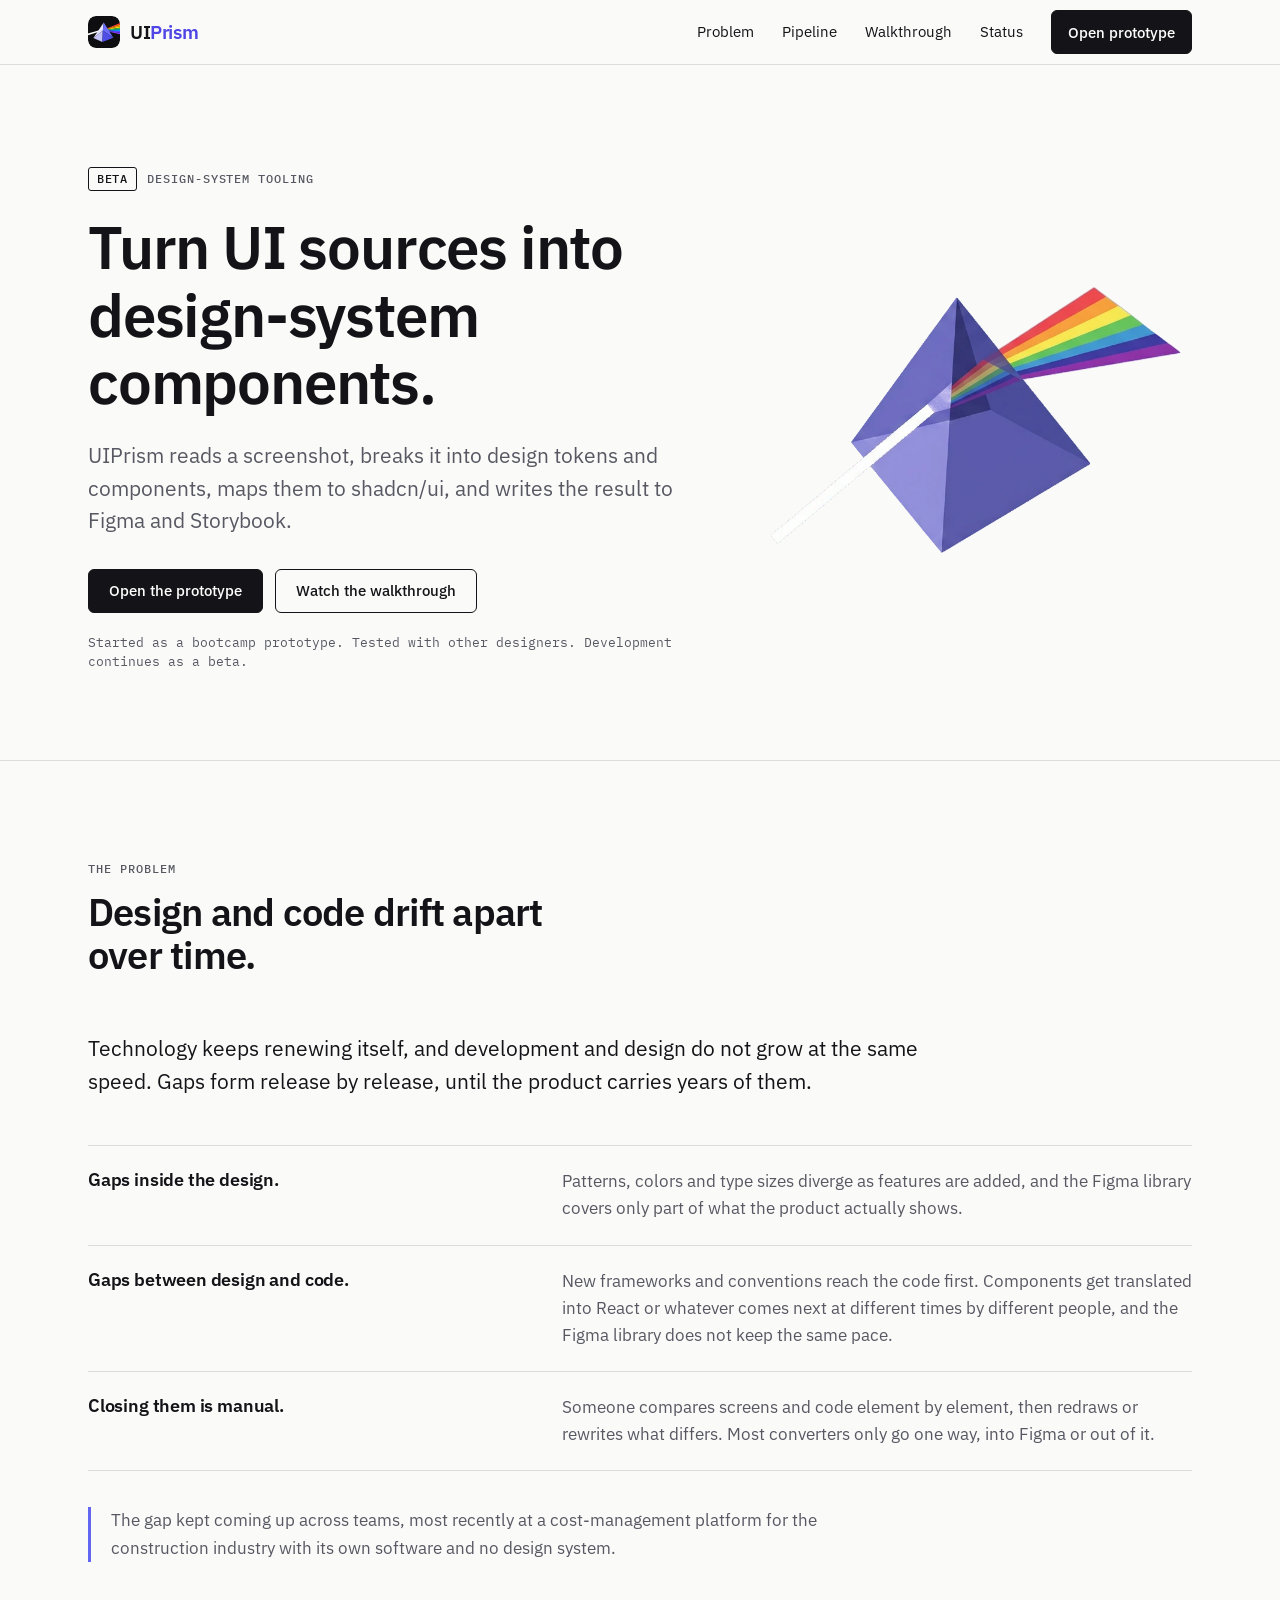
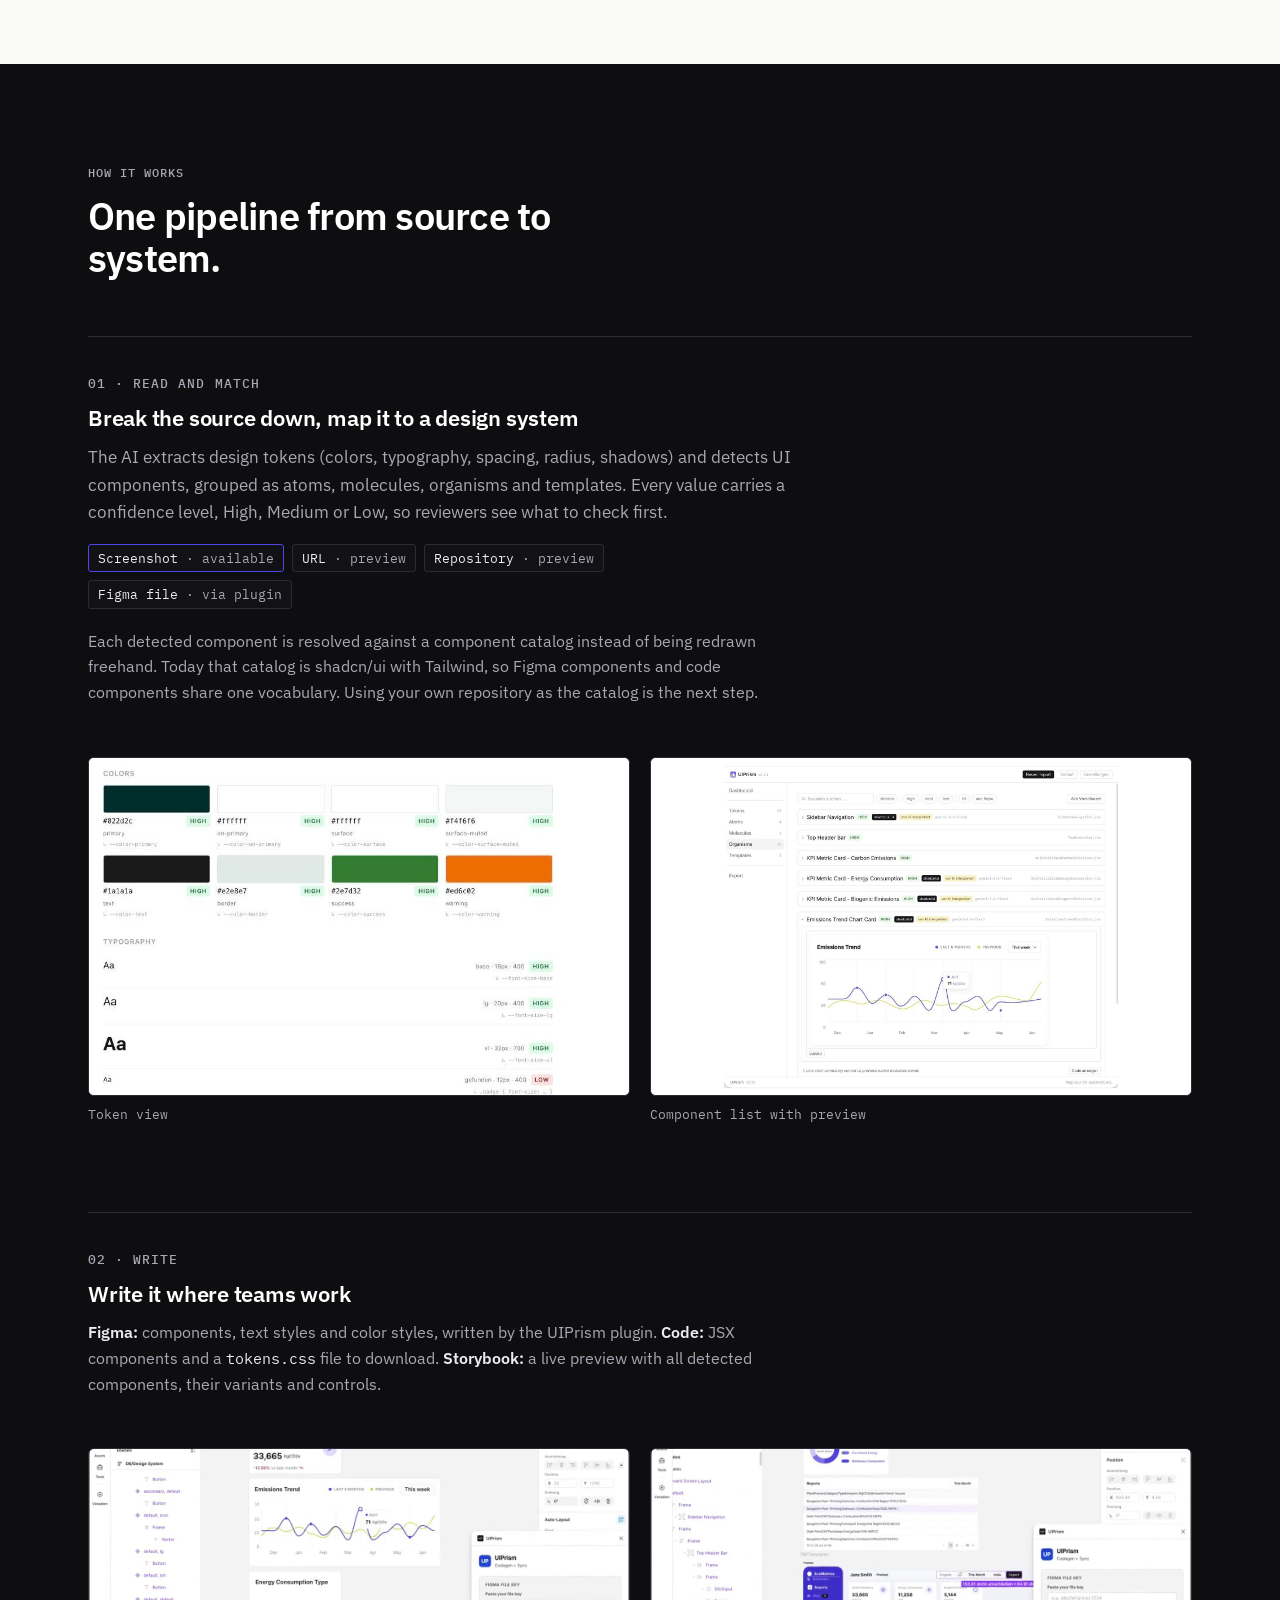
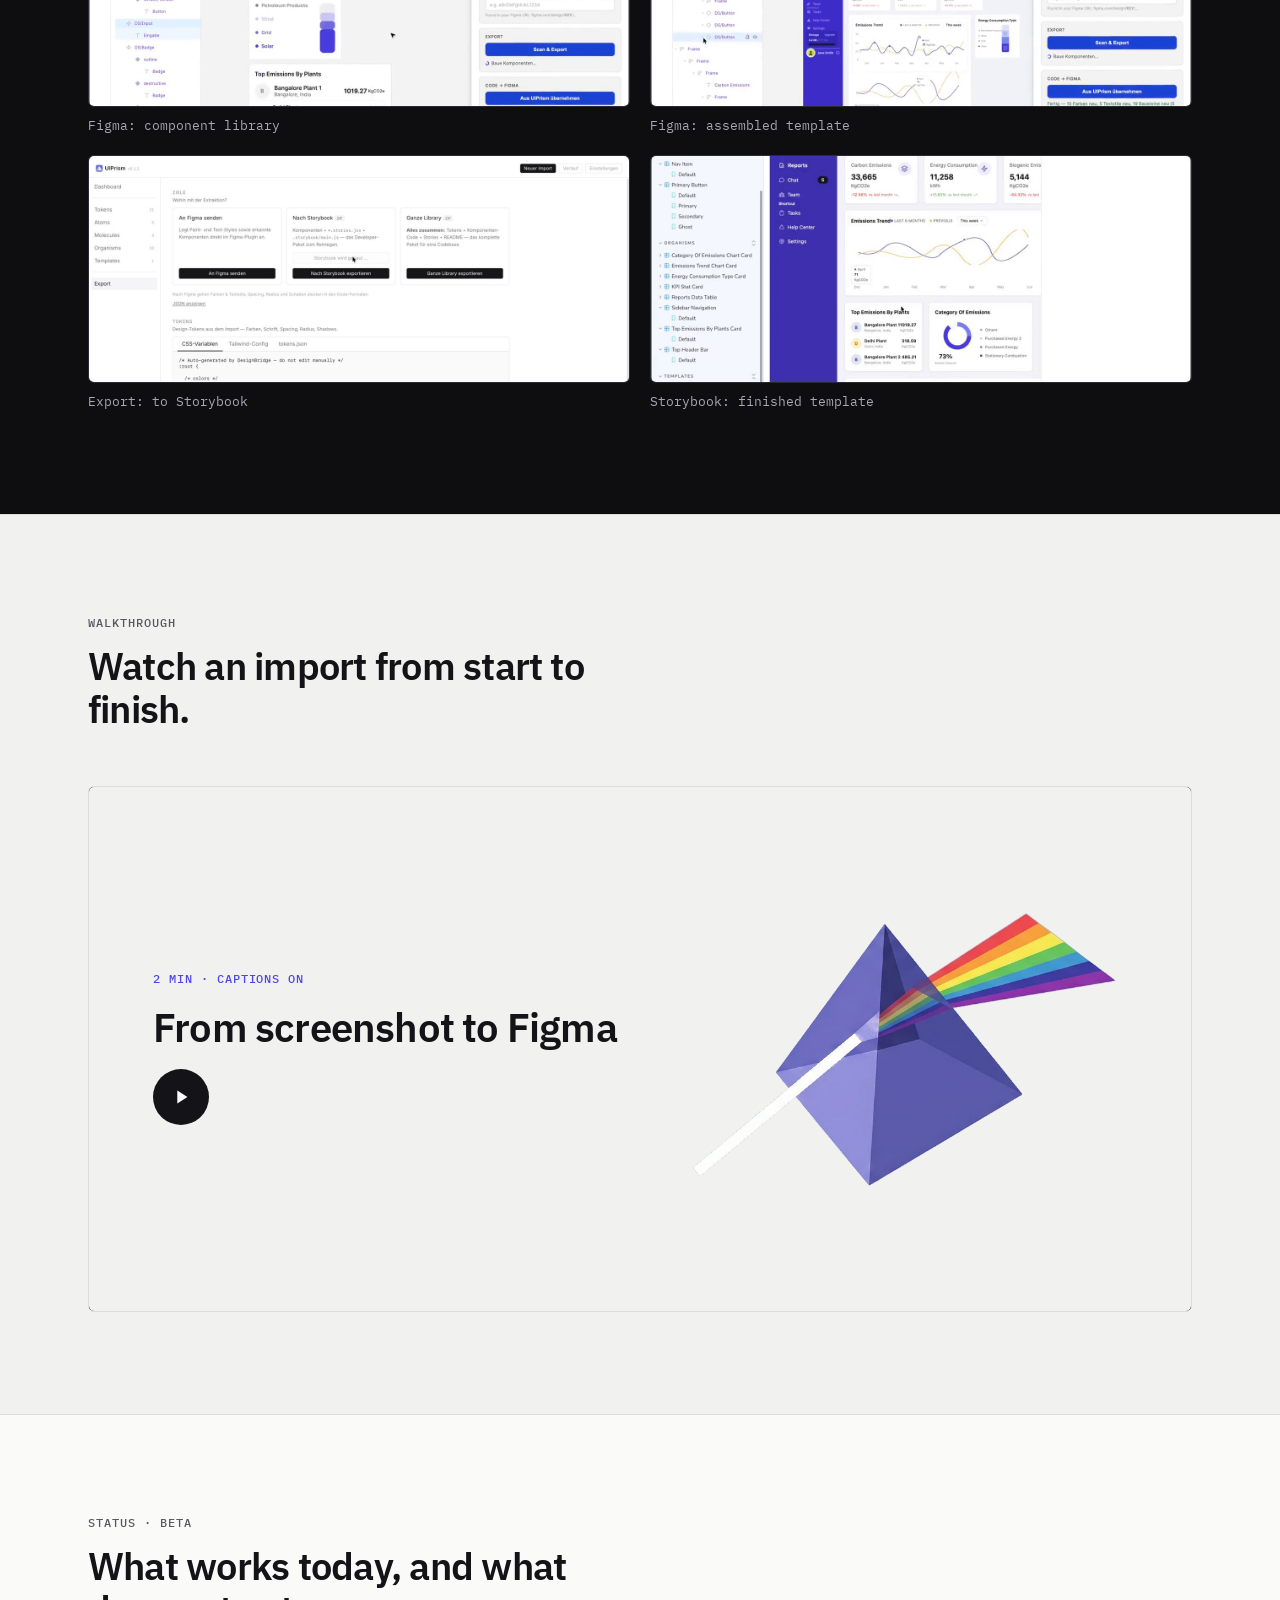
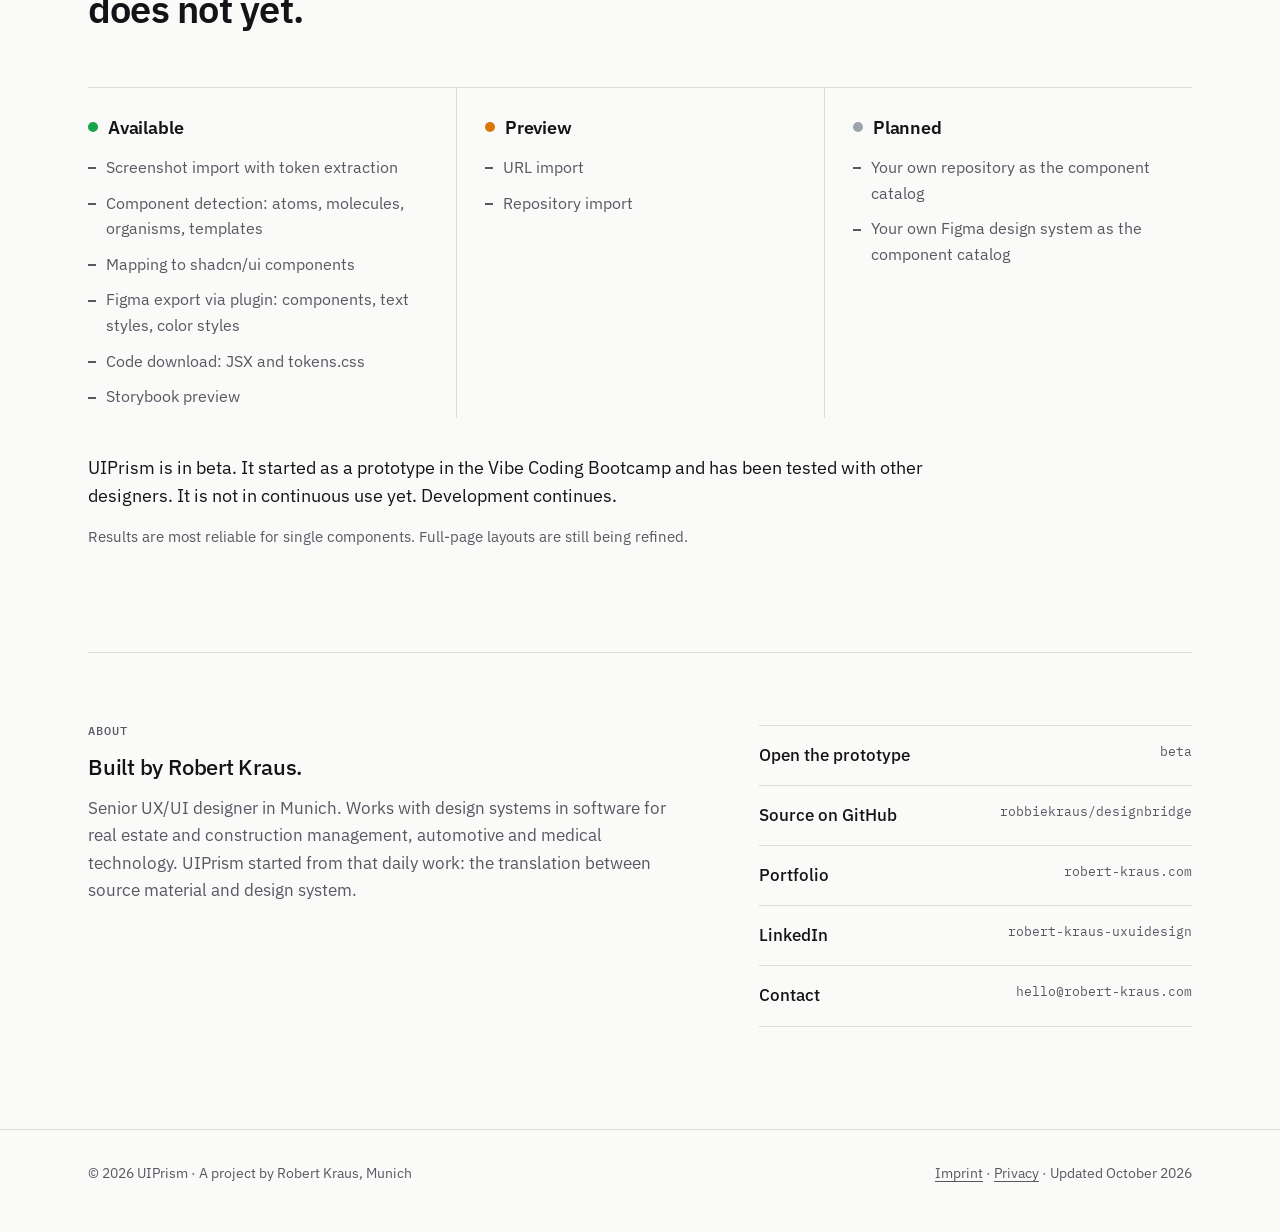
<file: index.html>
<!doctype html>
<html lang="en">
<head>
<meta charset="utf-8">
<meta name="viewport" content="width=device-width, initial-scale=1">
<title>UIPrism · UI sources to design-system components</title>
<meta name="description" content="UIPrism reads a screenshot, breaks it into design tokens and components, maps them to shadcn/ui, and writes the result to Figma and Storybook. Beta.">
<link rel="canonical" href="https://uiprism.netlify.app/">
<meta property="og:type" content="website">
<meta property="og:title" content="UIPrism · UI sources to design-system components">
<meta property="og:description" content="Screenshot in, design tokens, components, Figma and Storybook out. Currently in beta.">
<meta property="og:url" content="https://uiprism.netlify.app/">
<meta property="og:image" content="https://uiprism.netlify.app/assets/video/uiprism-walkthrough-poster.jpg">
<meta name="twitter:card" content="summary_large_image">
<meta name="theme-color" content="#fafaf9">
<link rel="icon" href="assets/brand/favicon.svg" type="image/svg+xml">
<link rel="icon" href="assets/brand/favicon-32.png" type="image/png" sizes="32x32">
<link rel="apple-touch-icon" href="assets/brand/apple-touch-icon.png">
<link rel="preload" href="assets/fonts/ibm-plex-sans-latin-400-normal.woff2" as="font" type="font/woff2" crossorigin>
<link rel="preload" href="assets/fonts/ibm-plex-sans-latin-600-normal.woff2" as="font" type="font/woff2" crossorigin>
<link rel="stylesheet" href="assets/styles.css">
<script src="assets/site.js" defer></script>
</head>
<body>
<a class="skip" href="#main">Skip to content</a>

<header class="top">
  <div class="wrap">
    <a class="brand" href="#top" aria-label="UIPrism, back to top">
      <svg xmlns="http://www.w3.org/2000/svg" viewBox="0 0 580 580" aria-hidden="true"><defs><clipPath id="hr"><rect width="580" height="580" rx="140"/></clipPath></defs><g clip-path="url(#hr)"><rect width="580" height="580" fill="#0E0E10"/><g><path d="M340 228.0L600 118.0L600 149.0L340 235.2Z" fill="#FF3B30"/><path d="M340 235.2L600 149.0L600 180.0L340 242.4Z" fill="#FF9500"/><path d="M340 242.4L600 180.0L600 211.0L340 249.6Z" fill="#FFD60A"/><path d="M340 249.6L600 211.0L600 242.0L340 256.8Z" fill="#34C759"/><path d="M340 256.8L600 242.0L600 273.0L340 264.0Z" fill="#0AA5FF"/><path d="M340 264.0L600 273.0L600 304.0L340 271.2Z" fill="#4F46FF"/><path d="M340 271.2L600 304.0L600 335.0L340 278.4Z" fill="#8B3DFF"/></g><path d="M-10 322L235 249L268 262L-10 350Z" fill="#fff"/><path d="M285 120L98 400L268 262Z" fill="#E6E6FF"/><path d="M268 262L98 400L261 471Z" fill="#C3C3F8"/><path d="M285 120L459 396L268 262Z" fill="#6C6CFF"/><path d="M268 262L459 396L261 471Z" fill="#4F4FE6"/></g></svg>
      <span>UI<b>Prism</b></span>
    </a>
    <nav class="nav" aria-label="Main">
      <a href="#problem">Problem</a>
      <a href="#pipeline">Pipeline</a>
      <a href="#walkthrough">Walkthrough</a>
      <a href="#status">Status</a>
      <a class="btn" href="https://designbridge-production.up.railway.app/" rel="noopener">Open prototype</a>
    </nav>
  </div>
</header>

<main id="main">
  <div id="top"></div>
  <section class="hero" aria-labelledby="h1">
    <div class="wrap">
      <div>
        <p class="label"><span class="pill">Beta</span><span>Design-system tooling</span></p>
        <h1 id="h1">Turn UI sources into design-system components.</h1>
        <p class="lede">UIPrism reads a screenshot, breaks it into design tokens and components, maps them to shadcn/ui, and writes the result to Figma and Storybook.</p>
        <div class="cta">
          <a class="btn" href="https://designbridge-production.up.railway.app/" rel="noopener">Open the prototype</a>
          <a class="btn ghost" href="#walkthrough">Watch the walkthrough</a>
        </div>
        <p class="note">Started as a bootcamp prototype. Tested with other designers. Development continues as a beta.</p>
      </div>
      <figure>
        <img src="assets/img/prism.webp" width="723" height="481" fetchpriority="high" alt="Illustration: a beam of light enters a prism and leaves as a spectrum. One source becomes a structured system.">
      </figure>
    </div>
  </section>

  <section id="problem" aria-labelledby="h-problem">
    <div class="wrap">
      <div class="head">
        <p class="label">The problem</p>
        <h2 id="h-problem">Design and code drift apart over time.</h2>
      </div>
      <p class="lead">Technology keeps renewing itself, and development and design do not grow at the same speed. Gaps form release by release, until the product carries years of them.</p>
      <dl class="issues">
        <div>
          <dt>Gaps inside the design.</dt>
          <dd>Patterns, colors and type sizes diverge as features are added, and the Figma library covers only part of what the product actually shows.</dd>
        </div>
        <div>
          <dt>Gaps between design and code.</dt>
          <dd>New frameworks and conventions reach the code first. Components get translated into React or whatever comes next at different times by different people, and the Figma library does not keep the same pace.</dd>
        </div>
        <div>
          <dt>Closing them is manual.</dt>
          <dd>Someone compares screens and code element by element, then redraws or rewrites what differs. Most converters only go one way, into Figma or out of it.</dd>
        </div>
      </dl>
      <p class="origin">The gap kept coming up across teams, most recently at a cost-management platform for the construction industry with its own software and no design system.</p>
    </div>
  </section>

  <section id="pipeline" class="dark" aria-labelledby="h-pipeline">
    <div class="wrap">
      <div class="head">
        <p class="label">How it works</p>
        <h2 id="h-pipeline">One pipeline from source to system.</h2>
      </div>
      <div class="rows">
        <article class="row wide">
          <div class="row-text">
            <p class="num">01 · READ AND MATCH</p>
            <h3>Break the source down, map it to a design system</h3>
            <p>The AI extracts design tokens (colors, typography, spacing, radius, shadows) and detects UI components, grouped as atoms, molecules, organisms and templates. Every value carries a confidence level, High, Medium or Low, so reviewers see what to check first.</p>
            <ul class="chips" aria-label="Input sources">
              <li class="chip live">Screenshot <i>· available</i></li>
              <li class="chip">URL <i>· preview</i></li>
              <li class="chip">Repository <i>· preview</i></li>
              <li class="chip">Figma file <i>· via plugin</i></li>
            </ul>
            <p>Each detected component is resolved against a component catalog instead of being redrawn freehand. Today that catalog is shadcn/ui with Tailwind, so Figma components and code components share one vocabulary. Using your own repository as the catalog is the next step.</p>
          </div>
          <div class="row-shots two even">
            <figure><button type="button" class="shot" data-shot><img src="assets/img/screens/01-tokens.jpg" width="1240" height="575" alt="Token view: extracted colors with hex values and High confidence labels, and the start of the typography list."></button><figcaption>Token view</figcaption></figure>
            <figure><button type="button" class="shot" data-shot><img src="assets/img/screens/02-components.jpg" width="1914" height="1196" alt="Component list with confidence labels and shadcn/ui badges, one entry expanded to show a rendered line chart card."></button><figcaption>Component list with preview</figcaption></figure>
          </div>
        </article>
        <article class="row wide">
          <div class="row-text">
            <p class="num">02 · WRITE</p>
            <h3>Write it where teams work</h3>
            <p><strong>Figma:</strong> components, text styles and color styles, written by the UIPrism plugin. <strong>Code:</strong> JSX components and a <code>tokens.css</code> file to download. <strong>Storybook:</strong> a live preview with all detected components, their variants and controls.</p>
          </div>
          <div class="row-shots four">
            <figure><button type="button" class="shot" data-shot><img src="assets/img/screens/03-figma-library.jpg" width="1280" height="608" alt="Figma file with the UIPrism plugin open next to a library of components such as badge, input and card."></button><figcaption>Figma: component library</figcaption></figure>
            <figure><button type="button" class="shot" data-shot><img src="assets/img/screens/04-figma-template.jpg" width="1280" height="608" alt="Figma canvas with the assembled dashboard template and its layer tree."></button><figcaption>Figma: assembled template</figcaption></figure>
            <figure><button type="button" class="shot" data-shot><img src="assets/img/screens/05-storybook-controls.jpg" width="1280" height="536" alt="Export view of the UIPrism app with three targets: send to Figma, export to Storybook and export the whole library. The Storybook build is running."></button><figcaption>Export: to Storybook</figcaption></figure>
            <figure><button type="button" class="shot" data-shot><img src="assets/img/screens/06-storybook-template.jpg" width="1280" height="536" alt="Storybook rendering the finished dashboard template."></button><figcaption>Storybook: finished template</figcaption></figure>
          </div>
        </article>
      </div>
    </div>
  </section>

  <section id="walkthrough" class="walk" aria-labelledby="h-walk">
    <div class="wrap">
      <div class="head">
        <p class="label">Walkthrough</p>
        <h2 id="h-walk">Watch an import from start to finish.</h2>
      </div>
      <div class="player">
        <video controls preload="metadata" playsinline width="1280" height="608" id="walk-video" aria-label="Walkthrough: a screenshot imported into UIPrism, analyzed, and written to Figma and Storybook">
          <source src="assets/video/uiprism-walkthrough.mp4" type="video/mp4">
          <track kind="captions" src="assets/video/uiprism-walkthrough.en.vtt" srclang="en" label="English" default>
          Your browser cannot play this video. <a href="assets/video/uiprism-walkthrough.mp4">Download the walkthrough</a>.
        </video>
        <button type="button" class="start" id="walk-start" aria-label="Play walkthrough, 2 minutes">
          <span class="start-text">
            <span class="start-eyebrow">2 min · captions on</span>
            <span class="start-title">From screenshot to Figma</span>
            <span class="start-play" aria-hidden="true"><svg width="22" height="22" viewBox="0 0 24 24" fill="currentColor"><path d="M8 5v14l11-7z"/></svg></span>
          </span>
          <img src="assets/img/prism.webp" alt="" aria-hidden="true" width="723" height="481" decoding="async">
        </button>
      </div>
    </div>
  </section>

  <section id="status" aria-labelledby="h-status">
    <div class="wrap">
      <div class="head">
        <p class="label">Status · Beta</p>
        <h2 id="h-status">What works today, and what does not yet.</h2>
      </div>
      <div class="status">
        <div>
          <h3><span class="dot a" aria-hidden="true"></span>Available</h3>
          <ul>
            <li>Screenshot import with token extraction</li>
            <li>Component detection: atoms, molecules, organisms, templates</li>
            <li>Mapping to shadcn/ui components</li>
            <li>Figma export via plugin: components, text styles, color styles</li>
            <li>Code download: JSX and tokens.css</li>
            <li>Storybook preview</li>
          </ul>
        </div>
        <div>
          <h3><span class="dot b" aria-hidden="true"></span>Preview</h3>
          <ul>
            <li>URL import</li>
            <li>Repository import</li>
          </ul>
        </div>
        <div>
          <h3><span class="dot c" aria-hidden="true"></span>Planned</h3>
          <ul>
            <li>Your own repository as the component catalog</li>
            <li>Your own Figma design system as the component catalog</li>
          </ul>
        </div>
      </div>
      <p class="betanote">UIPrism is in beta. It started as a prototype in the Vibe Coding Bootcamp and has been tested with other designers. It is not in continuous use yet. Development continues.</p>
      <p class="limits">Results are most reliable for single components. Full-page layouts are still being refined.</p>
    </div>
  </section>

  <section id="about" aria-labelledby="h-about">
    <div class="wrap"><div class="about">
      <div>
        <p class="label">About</p>
        <h2 id="h-about">Built by Robert Kraus.</h2>
        <p>Senior UX/UI designer in Munich. Works with design systems in software for real estate and construction management, automotive and medical technology. UIPrism started from that daily work: the translation between source material and design system.</p>
      </div>
      <ul class="links">
        <li><a href="https://designbridge-production.up.railway.app/" rel="noopener">Open the prototype <span>beta</span></a></li>
        <li><a href="https://github.com/robbiekraus/designbridge" rel="noopener">Source on GitHub <span>robbiekraus/designbridge</span></a></li>
        <li><a href="https://www.robert-kraus.com" rel="noopener">Portfolio <span>robert-kraus.com</span></a></li>
        <li><a href="https://www.linkedin.com/in/robert-kraus-uxuidesign/" rel="noopener">LinkedIn <span>robert-kraus-uxuidesign</span></a></li>
        <li><a href="mailto:hello@robert-kraus.com">Contact <span>hello@robert-kraus.com</span></a></li>
      </ul>
    </div></div>
  </section>
</main>

<footer>
  <div class="wrap">
    <span>© 2026 UIPrism · A project by Robert Kraus, Munich</span>
    <span><a href="legal.html#imprint">Imprint</a> · <a href="legal.html#privacy">Privacy</a> · Updated October 2026</span>
  </div>
</footer>
</body>
</html>
</file>
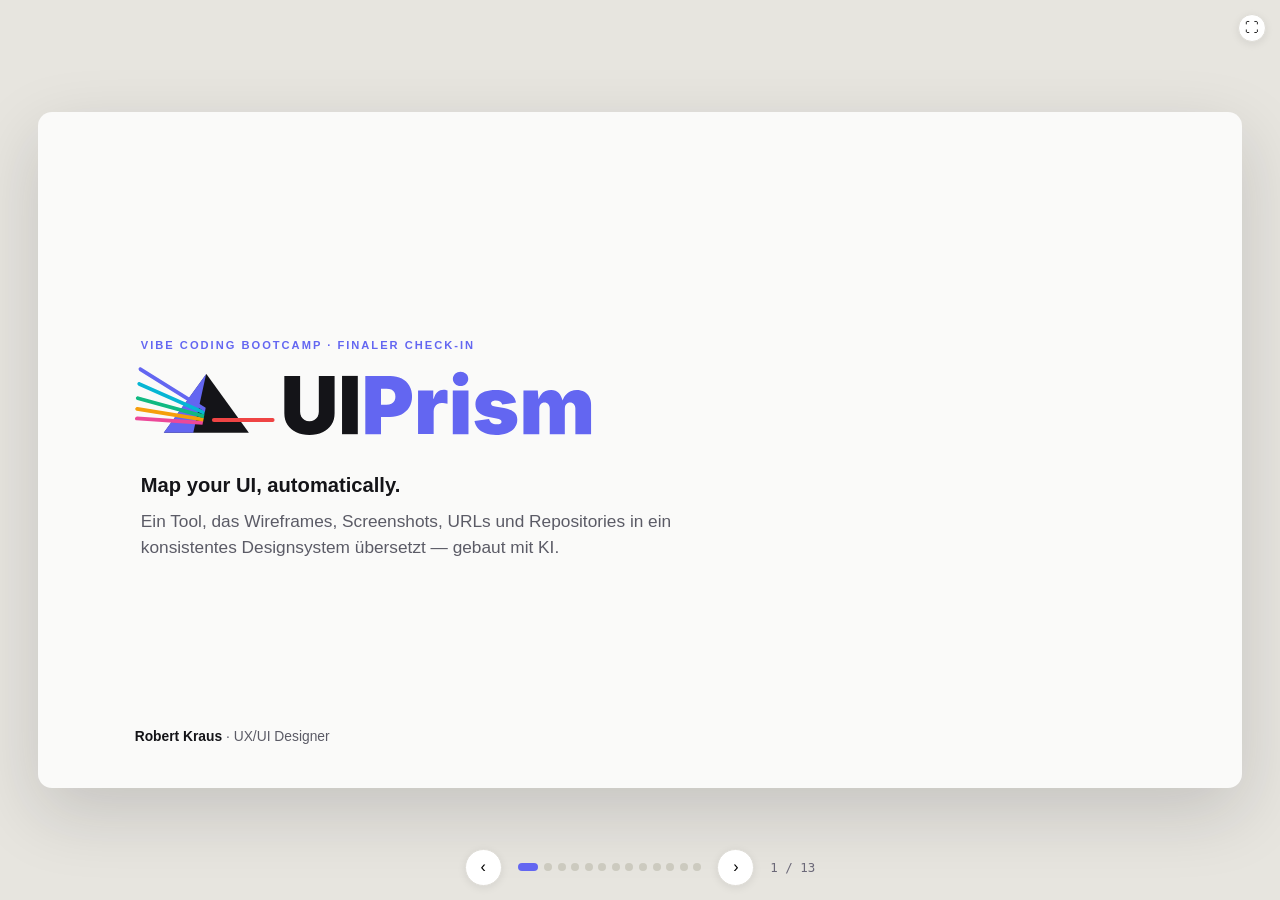
<file: deck-lowfi-wip.html>
<!DOCTYPE html>
<html lang="de">
<head>
<meta charset="UTF-8">
<meta name="viewport" content="width=device-width, initial-scale=1.0">
<title>UIPrism – Deck (Low-Fi)</title>
<link rel="icon" type="image/svg+xml" href="Brand/UIPrism-Logos/svg/UIPrism-Favicon.svg">
<style>
  :root{
    --bg:#FAFAF9; --ink:#141418; --sub:#5B5B66; --accent:#6366F1;
    --line:#ECEAE6; --darkbg:#0E0E11; --card:#F2F1ED;
  }
  *{box-sizing:border-box;margin:0;padding:0;}
  html,body{height:100%;background:#e7e5df;
    font-family:'Inter','Helvetica Neue',-apple-system,BlinkMacSystemFont,'Segoe UI',Arial,sans-serif;
    color:var(--ink);-webkit-font-smoothing:antialiased;}
  .viewport{width:100vw;height:100vh;display:flex;align-items:center;justify-content:center;overflow:hidden;}
  .slide{
    display:none;flex-direction:column;justify-content:center;
    width:min(94vw,167vh);aspect-ratio:16/9;background:var(--bg);
    border-radius:14px;box-shadow:0 24px 70px rgba(20,20,28,.16);
    padding:7% 8%;position:relative;
    font-size:clamp(12px,1.5vw,26px);
  }
  .slide.active{display:flex;}
  .slide.dark{background:var(--darkbg);color:#fff;}
  .slide.dark .sub{color:#B9B9C4;}
  .slide.dark .kicker{color:#A9A2FF;}
  .slide.dark .beleg{color:#77737f;}

  .kicker{font-size:0.58em;letter-spacing:2px;text-transform:uppercase;
    color:var(--accent);font-weight:700;margin-bottom:1.1em;}
  h1{font-size:2.05em;line-height:1.1;font-weight:800;letter-spacing:-0.02em;
    max-width:17em;margin-bottom:0.7em;}
  .sub{font-size:0.9em;line-height:1.5;color:var(--sub);max-width:31em;font-weight:400;}
  .beleg{font-size:0.66em;line-height:1.45;color:#9A968C;max-width:31em;margin-top:1em;font-style:italic;}
  .foot{position:absolute;left:8%;bottom:6.5%;font-size:0.72em;color:var(--sub);}
  .foot b{color:var(--ink);font-weight:700;}
  .slide.dark .foot b{color:#fff;}

  #s0 h1{font-size:3.4em;margin-bottom:0.5em;}

  .intro-row{display:flex;align-items:center;gap:1.4em;}
  .avatar{width:4.4em;height:4.4em;border-radius:50%;object-fit:cover;flex-shrink:0;}

  .visual{margin-top:1.4em;border:1.5px dashed #CFCcC4;border-radius:12px;
    background:var(--card);color:#9A968C;font-size:0.72em;
    padding:1.6em;display:flex;align-items:center;justify-content:center;
    text-align:center;min-height:5.5em;max-width:34em;}

  .flow{display:flex;align-items:center;gap:1em;margin-top:1.5em;flex-wrap:wrap;}
  .chip{background:#fff;border:1px solid var(--line);border-radius:10px;
    padding:0.7em 1.05em;font-size:0.72em;font-weight:700;box-shadow:0 3px 10px rgba(0,0,0,.04);}
  .chip.acc{background:var(--accent);color:#fff;border-color:var(--accent);}
  .arrow{color:#C7C4BC;font-size:1.1em;font-weight:700;}

  .result{margin-top:1.3em;display:flex;gap:2.2em;flex-wrap:wrap;}
  .result .yes{color:#16A34A;font-weight:700;font-size:0.9em;}
  .result .no{color:#DC2626;font-weight:700;font-size:0.9em;}

  .qs{margin-top:1.2em;max-width:32em;}
  .qs .q{font-size:0.86em;color:var(--sub);margin-bottom:0.55em;line-height:1.45;}
  .qs .q b{color:var(--ink);}
  .links{display:flex;gap:0.7em;flex-wrap:wrap;margin-top:1.6em;}
  .link{font-size:0.7em;font-weight:700;padding:0.55em 0.95em;border:1px solid var(--line);
    border-radius:999px;color:var(--sub);text-decoration:none;background:#fff;}
  .link.active{color:var(--accent);border-color:var(--accent);}

  .chrome{position:fixed;left:0;right:0;bottom:0;display:flex;align-items:center;
    justify-content:center;gap:1em;padding:0.9em 0;z-index:50;}
  .navbtn{background:#fff;border:1px solid #DedCd6;width:2.3em;height:2.3em;border-radius:50%;
    font-size:1em;cursor:pointer;display:flex;align-items:center;justify-content:center;
    box-shadow:0 2px 8px rgba(0,0,0,.08);}
  .navbtn:hover{background:#f0eee9;}
  .dots{display:flex;gap:0.35em;flex-wrap:wrap;max-width:44vw;justify-content:center;}
  .dot{width:0.5em;height:0.5em;border-radius:50%;background:#CccabF;cursor:pointer;}
  .dot.active{background:var(--accent);width:1.3em;border-radius:4px;}
  .counter{font-size:0.78em;color:#6b6878;min-width:3.4em;text-align:center;font-family:ui-monospace,monospace;}
  .fsbtn{position:fixed;top:1em;right:1em;background:#fff;border:1px solid #DedCd6;width:2.1em;height:2.1em;
    border-radius:50%;cursor:pointer;z-index:60;font-size:0.85em;box-shadow:0 2px 8px rgba(0,0,0,.08);}

  /* feines Branding auf dunklen Slides */
  .brandmark{position:absolute;top:6.5%;right:7%;height:1.9em;width:auto;opacity:.9;}
  /* echter App-Screenshot */
  .shot{margin-top:1.3em;max-width:34em;width:100%;border-radius:10px;
    border:1px solid var(--line);box-shadow:0 12px 34px rgba(20,20,28,.14);display:block;}
  .shot-cap{font-size:0.6em;color:#9A968C;margin-top:0.6em;font-style:italic;}
  /* Hero-Visual (Fragment-Labyrinth) */
  .hero-svg{margin-top:1.15em;max-width:35em;width:100%;}
  .hero-svg svg{width:100%;height:auto;display:block;}
  .hero-cap{font-size:0.6em;color:#9A968C;margin-top:0.55em;font-style:italic;}
  /* Zwei-Screenshot-Galerie */
  .shots{margin-top:1.15em;display:flex;gap:0.8em;max-width:36em;width:100%;}
  .shots figure{flex:1;margin:0;}
  .shots img{width:100%;height:auto;border-radius:8px;border:1px solid var(--line);
    box-shadow:0 10px 28px rgba(20,20,28,.13);display:block;}
  .shots figcaption{font-size:0.56em;color:#9A968C;margin-top:0.45em;font-style:italic;text-align:center;}

  /* Slide „Wildwuchs" — Katamari-Klick-Animation (ersetzt das statische Labyrinth-SVG) */
  .kat-stage{position:relative;margin-top:1.05em;max-width:22em;width:100%;
    background:#FAFAF9;border:1px solid var(--line);border-radius:14px;
    aspect-ratio:16/9;overflow:hidden;cursor:pointer;}
  .kat-stage svg{position:absolute;inset:0;width:100%;height:100%;display:block;}
  .kat-cap{position:absolute;left:0.9em;top:0.75em;z-index:3;pointer-events:none;
    font-size:0.72em;font-weight:700;color:#141418;max-width:62%;
    opacity:0;transition:opacity .32s ease;}
  .kat-cap.show{opacity:1;}
  .kat-play{position:absolute;inset:0;z-index:4;display:flex;align-items:center;
    justify-content:center;background:rgba(250,250,249,.55);transition:opacity .28s ease;}
  .kat-play.hidden{opacity:0;pointer-events:none;}
  .kat-btn{display:flex;align-items:center;gap:0.5em;background:#141418;color:#fff;
    border-radius:999px;padding:0.5em 1em 0.5em 0.8em;font-size:0.66em;font-weight:700;
    box-shadow:0 10px 30px rgba(20,20,28,.22);}
  .kat-btn svg{width:0.7em;height:0.7em;}
  .kat-replay{position:absolute;right:0.75em;bottom:0.6em;z-index:3;
    font-family:ui-monospace,monospace;font-size:0.5em;color:#A8A49A;
    background:rgba(250,250,249,.86);padding:0.3em 0.7em;border-radius:999px;
    opacity:0;transition:opacity .3s ease;}
  .kat-replay.show{opacity:1;}
  .kat-progress{position:absolute;left:0;right:0;bottom:0;height:3px;z-index:3;}
  .kat-progress i{display:block;height:100%;width:0;background:#6366F1;opacity:.55;}
</style>
</head>
<body>
<div class="viewport">

  <!-- 0 TITLE -->
  <div class="slide active" data-menu="Titel">
    <div class="kicker">Vibe Coding Bootcamp · Finaler Check-In</div>
    <img src="Brand/UIPrism-Logos/svg/UIPrism-Logo-Primary.svg" alt="UIPrism" style="width:min(64%,460px);height:auto;display:block;margin:0.1em 0 0.5em -6px;">
    <div class="sub" style="font-size:1.05em;color:var(--ink);font-weight:600;">Map your UI, automatically.</div>
    <div class="sub" style="margin-top:0.5em;">Ein Tool, das Wireframes, Screenshots, URLs und Repositories in ein konsistentes Designsystem übersetzt — gebaut mit KI.</div>
    <div class="foot"><b>Robert Kraus</b> · UX/UI Designer</div>
  </div>

  <!-- 1 VORSTELLUNG -->
  <div class="slide" data-menu="Vorstellung">
    <div class="kicker">00 · Vorstellung</div>
    <div class="intro-row">
      <img class="avatar" src="robbie-portrait.jpg" alt="Robert Kraus">
      <div>
        <h1 style="margin-bottom:0.35em;">Designer. Kein Coder.</h1>
        <div class="sub">Senior UX/UI Designer &amp; UX Design Consultant. SaaS, Cloud-Services, Automotive, Medical Devices, Web. Kann Code oberflächlich lesen, aber nicht schreiben.</div>
      </div>
    </div>
  </div>

  <!-- 2 AUSGANGSLAGE: PROMPT + POST-ITS -->
  <div class="slide" data-menu="Ausgangslage · Prompt & Post-its">
    <div class="kicker">01 · Ausgangslage</div>
    <h1>Software aus dem Prompt — zusammengehalten von Post-its.</h1>
    <div class="sub">KI-generierte Dashboard-Entwürfe, mit Post-its erklärt und ohne Designsystem gebaut — jede Seite sah anders aus.</div>
    <div class="hero-svg">
      <svg viewBox="0 0 720 212" xmlns="http://www.w3.org/2000/svg" role="img"
           aria-label="Ein Dashboard-Entwurf, über und über mit gelben Klebezetteln beklebt: Anmerkungen zu Balken- und Tortendiagramm, zu KPI-Kacheln, ein Zettel mit einem dicken Kreuz.">
        <!-- Dashboard-Rahmen -->
        <g stroke="#141418" stroke-width="5" stroke-linejoin="round">
          <rect x="44" y="20" width="432" height="176" rx="11" fill="#FFFFFF"/>
          <path d="M44 50 H476" stroke-width="4"/>
          <path d="M112 50 V196" stroke-width="4"/>
        </g>
        <!-- Fensterpunkte -->
        <g fill="#DedCd6" stroke="#141418" stroke-width="2.4">
          <circle cx="62" cy="35" r="4.5"/><circle cx="78" cy="35" r="4.5"/><circle cx="94" cy="35" r="4.5"/>
        </g>
        <!-- Sidebar -->
        <rect x="47" y="53" width="62" height="140" fill="#F4F3EF"/>
        <g fill="#DedCd6">
          <rect x="57" y="66" width="42" height="7" rx="3.5"/>
          <rect x="57" y="84" width="34" height="7" rx="3.5"/>
          <rect x="57" y="102" width="38" height="7" rx="3.5"/>
          <rect x="57" y="120" width="28" height="7" rx="3.5"/>
        </g>
        <!-- KPI-Kacheln -->
        <g stroke="#141418" stroke-width="3.6" fill="#FFFFFF">
          <rect x="126" y="64" width="98" height="42" rx="7"/>
          <rect x="238" y="64" width="98" height="42" rx="7"/>
        </g>
        <g fill="#DedCd6">
          <rect x="136" y="74" width="30" height="6" rx="3"/>
          <rect x="248" y="74" width="30" height="6" rx="3"/>
        </g>
        <g fill="#141418">
          <rect x="136" y="87" width="46" height="10" rx="3"/>
          <rect x="248" y="87" width="38" height="10" rx="3"/>
        </g>
        <!-- Balkendiagramm -->
        <g stroke="#141418" stroke-width="3.6">
          <rect x="126" y="124" width="98" height="62" rx="7" fill="#FFFFFF"/>
        </g>
        <g fill="#6366F1">
          <rect x="136" y="160" width="12" height="18" rx="2"/>
          <rect x="153" y="148" width="12" height="30" rx="2"/>
          <rect x="170" y="154" width="12" height="24" rx="2"/>
          <rect x="187" y="138" width="12" height="40" rx="2"/>
          <rect x="204" y="152" width="12" height="26" rx="2"/>
        </g>
        <!-- Tortendiagramm -->
        <g stroke="#141418" stroke-width="3.6">
          <rect x="238" y="124" width="98" height="62" rx="7" fill="#FFFFFF"/>
          <circle cx="287" cy="155" r="22" fill="#06B6D4"/>
          <path d="M287 155 L287 133 A22 22 0 0 1 306 166 Z" fill="#10B981"/>
        </g>
        <!-- rechte Spalte -->
        <g stroke="#141418" stroke-width="3.6" fill="#FFFFFF">
          <rect x="350" y="64" width="112" height="122" rx="7"/>
        </g>
        <g fill="#DedCd6">
          <rect x="362" y="78" width="60" height="6" rx="3"/>
          <rect x="362" y="94" width="84" height="6" rx="3"/>
          <rect x="362" y="110" width="70" height="6" rx="3"/>
          <rect x="362" y="126" width="80" height="6" rx="3"/>
          <rect x="362" y="142" width="56" height="6" rx="3"/>
        </g>

        <!-- Klebezettel: Krakel statt Text, damit niemand mitliest statt zuzuhören -->
        <g stroke="#141418" stroke-width="4" stroke-linejoin="round">
          <!-- über der KPI-Kachel -->
          <g transform="translate(148,52) rotate(-8)">
            <rect width="60" height="56" rx="2" fill="#FAD976"/>
            <g stroke="#8A7433" stroke-width="3" stroke-linecap="round" fill="none">
              <path d="M10 18 q10 -5 20 0 t18 0"/>
              <path d="M10 30 q12 -5 24 0"/>
              <path d="M10 42 q8 -4 16 0"/>
            </g>
          </g>
          <!-- neben der zweiten KPI -->
          <g transform="translate(292,44) rotate(7)">
            <rect width="58" height="54" rx="2" fill="#FAD976"/>
            <g stroke="#8A7433" stroke-width="3" stroke-linecap="round" fill="none">
              <path d="M10 18 q11 -5 22 0"/>
              <path d="M10 30 q9 -4 18 0 t14 0"/>
            </g>
          </g>
          <!-- auf dem Balkendiagramm: das hier ist falsch -->
          <g transform="translate(174,132) rotate(-5)">
            <rect width="58" height="54" rx="2" fill="#F7A8C4"/>
            <path d="M17 17 L41 41 M41 17 L17 41" stroke="#8E2B50" stroke-width="6" stroke-linecap="round" fill="none"/>
          </g>
          <!-- am Tortendiagramm, mit Pfeil -->
          <g transform="translate(300,142) rotate(9)">
            <rect width="56" height="52" rx="2" fill="#9BE3F2"/>
            <g stroke="#1C6A7A" stroke-width="3.4" stroke-linecap="round" stroke-linejoin="round" fill="none">
              <path d="M12 34 L40 16"/>
              <path d="M40 16 L30 16 M40 16 L40 26"/>
            </g>
          </g>
          <!-- ragt rechts aus dem Rahmen -->
          <g transform="translate(444,88) rotate(-7)">
            <rect width="60" height="56" rx="2" fill="#FAD976"/>
            <g stroke="#8A7433" stroke-width="3" stroke-linecap="round" fill="none">
              <path d="M10 18 q10 -5 20 0 t18 0"/>
              <path d="M10 30 q12 -5 24 0"/>
              <path d="M10 42 q14 -5 28 0"/>
            </g>
          </g>
          <!-- über der Sidebar -->
          <g transform="translate(74,140) rotate(6)">
            <rect width="54" height="50" rx="2" fill="#FAD976"/>
            <g stroke="#8A7433" stroke-width="3" stroke-linecap="round" fill="none">
              <path d="M9 17 q10 -4 20 0"/>
              <path d="M9 29 q8 -4 16 0 t12 0"/>
            </g>
          </g>
          <!-- oben rechts, halb über der Kante -->
          <g transform="translate(520,32) rotate(5)">
            <rect width="56" height="52" rx="2" fill="#F7A8C4"/>
            <g stroke="#8E2B50" stroke-width="3" stroke-linecap="round" fill="none">
              <path d="M10 17 q11 -5 22 0"/>
              <path d="M10 29 q9 -4 18 0"/>
              <path d="M10 40 q13 -5 26 0"/>
            </g>
          </g>
        </g>
      </svg>
    </div>
  </div>

  <!-- 3 WILDWUCHS -->
  <div class="slide" data-menu="Ausgangslage · Wildwuchs">
    <div class="kicker">01 · Ausgangslage</div>
    <h1>Aus Tempo wird ein Fragment-Labyrinth.</h1>
    <div class="sub">Man startet mit einer kleinen Vision — und Feature um Feature bleibt haften, bis ein Gebäude entsteht, in dem sich niemand mehr zurechtfindet. Kein System, keine Konsistenz.</div>
    <div class="kat-stage" id="katStage" role="button" tabindex="0"
         aria-label="Katamari-Animation: Klick zum Abspielen. Ein kleiner Ball sammelt Fragmente von der Straße ein, wächst dabei und wird zäher.">
      <div class="kat-cap" id="katCap" aria-live="polite"></div>
      <svg viewBox="0 0 800 450" xmlns="http://www.w3.org/2000/svg" aria-hidden="true">
        <defs>
          <clipPath id="katBallBody"><circle cx="400" cy="250" r="148"/></clipPath>
        </defs>
        <g id="katRoad" stroke="#E3DFD5" stroke-width="4" stroke-linecap="round"></g>
        <line x1="0" y1="400" x2="800" y2="400" stroke="#E3DFD5" stroke-width="4"/>
        <g id="katSpeedLines" stroke="#C9C5BA" stroke-linecap="round" fill="none" opacity="0">
          <path d="M108,206 Q168,202 220,210" stroke-width="4"/>
          <path d="M84,258 Q156,254 224,260" stroke-width="5"/>
          <path d="M102,312 Q164,308 222,314" stroke-width="4"/>
        </g>
        <g id="katSparkles" fill="#6366F1" opacity="0">
          <path d="M0,-13 L4,-4 L13,0 L4,4 L0,13 L-4,4 L-13,0 L-4,-4 Z" transform="translate(600,92)"/>
          <path d="M0,-13 L4,-4 L13,0 L4,4 L0,13 L-4,4 L-13,0 L-4,-4 Z" transform="translate(558,140) scale(.6)"/>
        </g>
        <g id="katBallGroup">
          <ellipse cx="400" cy="400" rx="140" ry="15" fill="#14141C" opacity="0.13"/>
          <g clip-path="url(#katBallBody)">
            <circle cx="400" cy="250" r="148" fill="#F2EFE7"/>
            <ellipse cx="452" cy="322" rx="172" ry="150" fill="#141418" opacity="0.07"/>
            <ellipse cx="342" cy="178" rx="128" ry="108" fill="#FFFFFF" opacity="0.4"/>
          </g>
        </g>
        <circle id="katBallOutline" cx="400" fill="none" stroke="#141418" stroke-width="6"/>
        <g id="katItems"></g>
        <g id="katFaceGroup">
          <g class="kat-face" data-mood="0" opacity="0">
            <ellipse cx="358" cy="288" rx="15" ry="9" fill="#FF9EB5" opacity=".55"/>
            <ellipse cx="452" cy="283" rx="15" ry="9" fill="#FF9EB5" opacity=".55"/>
            <path d="M394,243 Q408,236 422,244" stroke="#141418" stroke-width="5" stroke-linecap="round" fill="none"/>
            <path d="M446,243 Q460,236 474,244" stroke="#141418" stroke-width="5" stroke-linecap="round" fill="none"/>
            <circle cx="408" cy="266" r="13" fill="#141418"/><circle cx="405" cy="262" r="3.4" fill="#fff"/>
            <circle cx="460" cy="264" r="13" fill="#141418"/><circle cx="457" cy="260" r="3.4" fill="#fff"/>
            <path d="M418,298 Q434,312 452,296" stroke="#141418" stroke-width="5" stroke-linecap="round" fill="none"/>
          </g>
          <g class="kat-face" data-mood="1" opacity="0">
            <ellipse cx="358" cy="288" rx="13" ry="8" fill="#FF9EB5" opacity=".38"/>
            <ellipse cx="452" cy="283" rx="13" ry="8" fill="#FF9EB5" opacity=".38"/>
            <path d="M395,241 L421,241" stroke="#141418" stroke-width="5" stroke-linecap="round"/>
            <path d="M447,240 L473,240" stroke="#141418" stroke-width="5" stroke-linecap="round"/>
            <circle cx="408" cy="266" r="12" fill="#141418"/><circle cx="405" cy="262" r="3.2" fill="#fff"/>
            <circle cx="460" cy="264" r="12" fill="#141418"/><circle cx="457" cy="260" r="3.2" fill="#fff"/>
            <path d="M420,301 L452,299" stroke="#141418" stroke-width="5" stroke-linecap="round"/>
          </g>
          <g class="kat-face" data-mood="2" opacity="0">
            <path d="M394,236 L422,247" stroke="#141418" stroke-width="5" stroke-linecap="round"/>
            <path d="M474,235 L446,246" stroke="#141418" stroke-width="5" stroke-linecap="round"/>
            <ellipse cx="408" cy="268" rx="12" ry="10" fill="#141418"/><circle cx="405" cy="264" r="3" fill="#fff"/>
            <ellipse cx="460" cy="266" rx="12" ry="10" fill="#141418"/><circle cx="457" cy="262" r="3" fill="#fff"/>
            <path d="M418,303 Q426,295 434,303 Q442,311 450,302" stroke="#141418" stroke-width="5" stroke-linecap="round" fill="none"/>
            <path d="M494,248 q7,13 0,18 q-7,-5 0,-18 Z" fill="#7DD3FC" stroke="#141418" stroke-width="3"/>
          </g>
          <g class="kat-face" data-mood="3" opacity="0">
            <path d="M390,234 L424,252" stroke="#141418" stroke-width="6" stroke-linecap="round"/>
            <path d="M478,233 L444,251" stroke="#141418" stroke-width="6" stroke-linecap="round"/>
            <ellipse cx="408" cy="272" rx="12" ry="9" fill="#141418"/><circle cx="405" cy="269" r="2.8" fill="#fff"/>
            <ellipse cx="460" cy="270" rx="12" ry="9" fill="#141418"/><circle cx="457" cy="267" r="2.8" fill="#fff"/>
            <path d="M416,310 Q434,294 452,308" stroke="#141418" stroke-width="6" stroke-linecap="round" fill="none"/>
            <g stroke="#8E8A80" stroke-width="3.6" stroke-linecap="round" fill="none">
              <path d="M336,150 q11,-11 22,0"/>
              <path d="M342,136 q9,-9 18,0"/>
              <path d="M496,148 q11,-11 22,0"/>
            </g>
          </g>
        </g>
        <g id="katPusher">
          <g id="katPusherSide">
          <g id="katPusherLean">
            <g id="katLegA" stroke="#141418" stroke-width="3.4" stroke-linecap="round" fill="none">
              <path d="M-3,-14 L-9,-1"/>
            </g>
            <g id="katLegB" stroke="#141418" stroke-width="3.4" stroke-linecap="round" fill="none">
              <path d="M2,-14 L7,-1"/>
            </g>
            <path d="M-7,-30 q7,-4 14,0 l2,17 q-9,4 -18,0 Z" fill="#6366F1" stroke="#141418" stroke-width="3.2" stroke-linejoin="round"/>
            <path d="M5,-27 L28,-20" stroke="#141418" stroke-width="3.4" stroke-linecap="round" fill="none"/>
            <path d="M4,-22 L27,-15" stroke="#141418" stroke-width="3.4" stroke-linecap="round" fill="none"/>
            <circle cx="0" cy="-39" r="9.5" fill="#F2EFE7" stroke="#141418" stroke-width="3.2"/>
            <path d="M0,-48.5 q4,-6 8,-4" stroke="#141418" stroke-width="2.6" stroke-linecap="round" fill="none"/>
            <circle cx="4" cy="-40" r="1.9" fill="#141418"/>
            <path id="katSweat" d="M-9,-46 q4,7 0,9.5 q-4,-2.5 0,-9.5 Z" fill="#7DD3FC" stroke="#141418" stroke-width="2" opacity="0"/>
            <path id="katSweat2" d="M9,-44 q3.5,6 0,8.5 q-3.5,-2.5 0,-8.5 Z" fill="#7DD3FC" stroke="#141418" stroke-width="2" opacity="0"/>
          </g>
          </g>
          <g id="katPusherFront" opacity="0">
            <path d="M-4,-14 L-4,-1" stroke="#141418" stroke-width="3.4" stroke-linecap="round" fill="none"/>
            <path d="M4,-14 L4,-1" stroke="#141418" stroke-width="3.4" stroke-linecap="round" fill="none"/>
            <path d="M-8,-30 q8,-4 16,0 l0,17 q-8,4 -16,0 Z" fill="#6366F1" stroke="#141418" stroke-width="3.2" stroke-linejoin="round"/>
            <path d="M-8,-27 L-12,-13" stroke="#141418" stroke-width="3.4" stroke-linecap="round" fill="none"/>
            <path d="M8,-27 L12,-13" stroke="#141418" stroke-width="3.4" stroke-linecap="round" fill="none"/>
            <circle cx="0" cy="-39" r="9.5" fill="#F2EFE7" stroke="#141418" stroke-width="3.2"/>
            <path d="M0,-48.5 q4,-6 8,-4" stroke="#141418" stroke-width="2.6" stroke-linecap="round" fill="none"/>
            <circle cx="-3.6" cy="-40.5" r="1.9" fill="#141418"/>
            <circle cx="3.6" cy="-40.5" r="1.9" fill="#141418"/>
            <ellipse cx="0" cy="-34.5" rx="2.6" ry="2" fill="#141418"/>
            <path d="M-14.5,-46 q4,7 0,9.5 q-4,-2.5 0,-9.5 Z" fill="#7DD3FC" stroke="#141418" stroke-width="2"/>
            <path d="M14.5,-44.5 q3.5,6 0,8.5 q-3.5,-2.5 0,-8.5 Z" fill="#7DD3FC" stroke="#141418" stroke-width="2"/>
          </g>
        </g>
      </svg>
      <div class="kat-play" id="katPlay">
        <div class="kat-btn">
          <svg viewBox="0 0 12 14" fill="#fff" aria-hidden="true"><path d="M0 0 L12 7 L0 14 Z"/></svg>
          Abspielen
        </div>
      </div>
      <div class="kat-replay" id="katReplay">Klick · nochmal</div>
      <div class="kat-progress"><i id="katBar"></i></div>
    </div>
  </div>

  <script>
  (() => {
    const DUR = 8000, V = 0.26, PIVOT_X = 400, PIVOT_Y = 398, R = 148, GROUND = 400;
    const S0 = 0.10, S1 = 1.0, DOCK_DEG = 62, STEP_MS = 200, ARM_LEN = 28, ARM_Y = 20, STOP = 0.88;
    const SPECTRUM = ['#6366F1', '#06B6D4', '#10B981', '#F59E0B', '#EC4899'];
    const TYPES = ['card', 'pill', 'icon', 'pill', 'card', 'icon'];
    const N = 18;
    const svgNS = 'http://www.w3.org/2000/svg';
    const itemsHost = document.getElementById('katItems');
    const roadHost = document.getElementById('katRoad');

    const marks = [];
    for (let i = 0; i < 14; i++) {
      const m = document.createElementNS(svgNS, 'path');
      m.setAttribute('d', 'M0,408 l26,0');
      roadHost.appendChild(m);
      marks.push({ el: m, x0: i * 70 });
    }

    function shape(type, color) {
      const g = document.createElementNS(svgNS, 'g');
      const add = (tag, attrs) => {
        const el = document.createElementNS(svgNS, tag);
        for (const k in attrs) el.setAttribute(k, attrs[k]);
        g.appendChild(el);
      };
      if (type === 'pill') {
        add('rect', {x:-19,y:-7,width:38,height:14,rx:7,fill:color,stroke:'#141418','stroke-width':3.4});
        add('rect', {x:-10,y:-2.5,width:20,height:5,rx:2.5,fill:'#fff','fill-opacity':.85});
        return { g, halfH: 7 };
      }
      if (type === 'icon') {
        add('rect', {x:-13,y:-13,width:26,height:26,rx:7,fill:'#fff',stroke:'#141418','stroke-width':3.4});
        add('circle', {r:5.5,fill:color});
        return { g, halfH: 13 };
      }
      add('rect', {x:-22,y:-15,width:44,height:30,rx:7,fill:'#fff',stroke:'#141418','stroke-width':3.4});
      add('rect', {x:-16,y:-10,width:20,height:5,rx:2.5,fill:color});
      add('rect', {x:-16,y:-1,width:30,height:4,rx:2,fill:'#E4E1DA'});
      add('rect', {x:-16,y:6,width:22,height:4,rx:2,fill:'#E4E1DA'});
      return { g, halfH: 15 };
    }

    const mv = p => Math.min(p, STOP) / STOP;
    const scaleAt = q => S0 + (S1 - S0) * Math.pow(q, 0.85);

    const ANGLE_LUT = (() => {
      const steps = 400, lut = new Float64Array(steps + 1);
      let a = 0;
      for (let i = 1; i <= steps; i++) {
        const p = i / steps;
        a += (DUR / steps) * 0.105 / Math.max(scaleAt(p), 0.10);
        lut[i] = a;
      }
      return lut;
    })();
    function angleAt(p) {
      const f = Math.max(0, Math.min(1, p)) * 400;
      const i = Math.floor(f), frac = f - i;
      return i >= 400 ? ANGLE_LUT[400] : ANGLE_LUT[i] + (ANGLE_LUT[i + 1] - ANGLE_LUT[i]) * frac;
    }

    const nodes = [];
    for (let i = 0; i < N; i++) {
      const type = TYPES[i % TYPES.length];
      const { g, halfH } = shape(type, SPECTRUM[i % SPECTRUM.length]);
      const outer = document.createElementNS(svgNS, 'g');
      outer.appendChild(g);
      itemsHost.appendChild(outer);
      const t = 0.06 + (i / N) * 0.78;
      const k = 0.80 + ((i * 7) % 5) * 0.038;
      const dock = DOCK_DEG + (((i * 13) % 7) - 3) * 2.5;
      const theta = dock - angleAt(mv(t));
      const s = scaleAt(mv(t));
      const cy = PIVOT_Y - R * s;
      const d = R * s * k;
      const rad = dock * Math.PI / 180;
      nodes.push({
        outer, t, k, theta, halfH,
        jitter: (((i * 11) % 9) - 4) * 3,
        pickX: PIVOT_X + Math.cos(rad) * d,
        pickY: cy + Math.sin(rad) * d
      });
    }

    const ballGroup = document.getElementById('katBallGroup');
    const faceGroup = document.getElementById('katFaceGroup');
    const faces = Array.from(document.querySelectorAll('.kat-face'));
    const speedL = document.getElementById('katSpeedLines');
    const sparkles = document.getElementById('katSparkles');
    const pusher = document.getElementById('katPusher');
    const lean = document.getElementById('katPusherLean');
    const legA = document.getElementById('katLegA');
    const legB = document.getElementById('katLegB');
    const sweat = document.getElementById('katSweat');
    const sweat2 = document.getElementById('katSweat2');
    const pSide = document.getElementById('katPusherSide');
    const pFront = document.getElementById('katPusherFront');
    const ballOutline = document.getElementById('katBallOutline');
    const cap = document.getElementById('katCap');
    const bar = document.getElementById('katBar');
    const play = document.getElementById('katPlay');
    const replay = document.getElementById('katReplay');

    const BEATS = [
      [0.00, 'Eine kleine, saubere Vision.'],
      [0.28, 'Ein Feature bleibt haften. Und noch eins.'],
      [0.56, 'Es rollt schwerer.'],
      [0.88, 'Kein System. Keine Konsistenz.']
    ];

    const clamp01 = v => v < 0 ? 0 : v > 1 ? 1 : v;
    const reduced = matchMedia('(prefers-reduced-motion: reduce)').matches;
    let start = null, raf = null, beat = -1;

    function frame(p) {
      const q = mv(p);
      const pm = Math.min(p, STOP);
      const ms = pm * DUR;
      const moving = p < STOP;
      const s = scaleAt(q);
      const angle = angleAt(q);
      const cy = PIVOT_Y - R * s;

      const tf = `translate(${PIVOT_X},${PIVOT_Y}) scale(${s.toFixed(4)}) translate(${-PIVOT_X},${-PIVOT_Y})`;
      ballGroup.setAttribute('transform', tf);
      faceGroup.setAttribute('transform', tf);
      ballOutline.setAttribute('cy', cy.toFixed(1));
      ballOutline.setAttribute('r', (R * s).toFixed(1));

      for (const m of marks) {
        const x = ((m.x0 - ms * V) % 980 + 980) % 980 - 90;
        m.el.setAttribute('transform', `translate(${x.toFixed(1)},0)`);
      }

      for (const n of nodes) {
        if (pm < n.t) {
          const x = n.pickX + (n.t - pm) * DUR * V;
          n.outer.setAttribute('transform', `translate(${x.toFixed(1)},${(GROUND - n.halfH).toFixed(1)}) rotate(0)`);
          n.outer.setAttribute('opacity', x > 810 ? '0' : '1');
        } else {
          const wDeg = n.theta + angle;
          const wRad = wDeg * Math.PI / 180;
          const d = R * s * n.k;
          const bx = PIVOT_X + Math.cos(wRad) * d;
          const by = cy + Math.sin(wRad) * d;
          const e = clamp01((pm - n.t) / 0.02);
          const x = n.pickX + (bx - n.pickX) * e;
          const y = (GROUND - n.halfH) + (by - (GROUND - n.halfH)) * e;
          n.outer.setAttribute('opacity', '1');
          n.outer.setAttribute('transform',
            `translate(${x.toFixed(1)},${y.toFixed(1)}) rotate(${((wDeg + 90 + n.jitter) * e).toFixed(1)})`);
        }
      }

      const mood = [
        p < 0.26 ? 1 : clamp01((0.32 - p) / 0.06),
        p < 0.26 ? 0 : (p < 0.54 ? 1 : clamp01((0.60 - p) / 0.06)),
        p < 0.54 ? 0 : (p < 0.86 ? 1 : clamp01((0.92 - p) / 0.06)),
        p < 0.86 ? 0 : clamp01((p - 0.86) / 0.06)
      ];
      faces.forEach((f, i) => f.setAttribute('opacity', mood[i].toFixed(2)));
      speedL.setAttribute('opacity', (0.85 * (1 - clamp01(q / 0.65))).toFixed(2));
      sparkles.setAttribute('opacity', (1 - clamp01(q / 0.42)).toFixed(2));

      const rr = R * s;
      const dyy = (GROUND - ARM_Y) - cy;
      const dxx = Math.sqrt(Math.max(rr * rr - dyy * dyy, 0));
      pusher.setAttribute('transform', `translate(${(PIVOT_X - dxx - ARM_LEN).toFixed(1)},${GROUND})`);

      const turn = clamp01((p - STOP) / 0.05);
      if (turn < 0.5) {
        pSide.setAttribute('opacity', '1');
        pSide.setAttribute('transform', `scale(${Math.max(1 - turn * 2, 0.001).toFixed(3)},1)`);
        pFront.setAttribute('opacity', '0');
      } else {
        pSide.setAttribute('opacity', '0');
        pFront.setAttribute('opacity', '1');
        pFront.setAttribute('transform', `scale(${Math.max(turn * 2 - 1, 0.001).toFixed(3)},1)`);
      }
      lean.setAttribute('transform', `rotate(${((5 + 16 * q) * (1 - turn)).toFixed(1)})`);
      if (moving) {
        const step = Math.floor(ms / STEP_MS) % 2 === 0;
        legA.setAttribute('transform', step ? 'rotate(16 -3 -14)' : 'rotate(-14 -3 -14)');
        legB.setAttribute('transform', step ? 'rotate(-14 2 -14)' : 'rotate(16 2 -14)');
      } else {
        legA.setAttribute('transform', 'rotate(7 -3 -14)');
        legB.setAttribute('transform', 'rotate(-7 2 -14)');
      }
      sweat.setAttribute('opacity', clamp01((p - 0.58) / 0.14).toFixed(2));
      sweat2.setAttribute('opacity', clamp01((p - STOP) / 0.04).toFixed(2));

      let b = 0;
      for (let i = 0; i < BEATS.length; i++) if (p >= BEATS[i][0]) b = i;
      if (b !== beat) {
        beat = b;
        cap.classList.remove('show');
        setTimeout(() => { cap.textContent = BEATS[b][1]; cap.classList.add('show'); }, 100);
      }
      bar.style.width = (p * 100).toFixed(1) + '%';
    }

    function tick(ts) {
      if (start === null) start = ts;
      const p = clamp01((ts - start) / DUR);
      frame(p);
      if (p < 1) raf = requestAnimationFrame(tick);
      else replay.classList.add('show');
    }

    function run() {
      cancelAnimationFrame(raf);
      start = null; beat = -1;
      play.classList.add('hidden');
      replay.classList.remove('show');
      if (reduced) { frame(1); replay.classList.add('show'); return; }
      raf = requestAnimationFrame(tick);
    }

    const katStage = document.getElementById('katStage');
    katStage.addEventListener('click', e => { e.stopPropagation(); run(); });
    // Nur Enter, nicht Leertaste — die schaltet im Deck bereits die Slides weiter.
    katStage.addEventListener('keydown', e => { if (e.key === 'Enter') { e.preventDefault(); run(); } });
    frame(0);
    cap.textContent = BEATS[0][1];
  })();
  </script>

  <!-- 4 AUSLÖSER (dark) -->
  <div class="slide dark" data-menu="Der Auslöser">
    <img class="brandmark" src="Brand/UIPrism-Logos/svg/UIPrism-Mark-White.svg" alt="UIPrism">
    <div class="kicker">02 · Der Auslöser</div>
    <h1>„In 3 Monaten macht das die KI."</h1>
    <div class="sub">Die Ansage der Geschäftsführung: 50 Entwicklerstellen, Designer und Coder bald überflüssig — Features promptet man selbst. Datenschutz und Sicherheit? Für die GF ein Randthema.</div>
  </div>

  <!-- 5 REAKTION -->
  <div class="slide" data-menu="Die Reaktion">
    <div class="kicker">03 · Die Reaktion</div>
    <h1>Aufräumen bei laufendem Betrieb.</h1>
    <div class="sub">Zwei Aufgaben zugleich: fünf Jahre Wildwuchs bändigen und den KI-Input auf ein konsistentes Designsystem bringen. Daraus wurde UIPrism.</div>
  </div>

  <!-- 6 IDEE -->
  <div class="slide" data-menu="Die Idee">
    <div class="kicker">04 · Die Idee</div>
    <h1>Wireframe rein — konsistentes Design raus.</h1>
    <div class="sub">Liest Screenshots, Wireframes und Repositories, nutzt das Repo als Single Source of Truth und synct nach Figma.</div>
    <div class="hero-svg" style="max-width:34em;">
      <svg viewBox="0 0 720 152" xmlns="http://www.w3.org/2000/svg" role="img"
           aria-label="Links ein wirres Wollknäuel, aus dem ein Faden läuft. Er geht durch ein Prisma in der Mitte. Rechts kommen daraus geordnete, gleich dicke Stäbe in fünf Farben heraus.">
        <!-- Wollknäuel: die ungeordnete Ausgangslage -->
        <circle cx="74" cy="76" r="44" fill="#F2EFE7" stroke="#141418" stroke-width="5"/>
        <g fill="none" stroke="#C4C0B4" stroke-width="3" stroke-linecap="round">
          <path d="M40 60 C62 44 96 52 106 74"/>
          <path d="M36 86 C58 104 92 108 112 88"/>
          <path d="M52 44 C46 72 60 100 84 114"/>
          <path d="M98 44 C84 66 88 96 66 112"/>
          <path d="M32 74 C56 66 88 82 114 66"/>
        </g>

        <!-- Der Faden: wirr am Knäuel, gerade zum Prisma hin -->
        <path d="M116 66 C142 58 150 82 172 78 C196 74 200 68 222 72 C244 76 250 76 276 76"
              fill="none" stroke="#141418" stroke-width="4.5" stroke-linecap="round"/>

        <!-- Prisma -->
        <path d="M332 16 L392 128 L272 128 Z" fill="#EFECFF" stroke="#141418" stroke-width="5" stroke-linejoin="round"/>
        <path d="M332 52 L364 128 L300 128 Z" fill="#6366F1" stroke="none"/>

        <!-- Ergebnis: geordnete Stäbe, gleich dick, in den Spektrumfarben -->
        <g stroke="#141418" stroke-width="4.5" stroke-linejoin="round">
          <rect x="406" y="22"  width="248" height="17" rx="8.5" fill="#6366F1"/>
          <rect x="406" y="47"  width="188" height="17" rx="8.5" fill="#06B6D4"/>
          <rect x="406" y="72"  width="286" height="17" rx="8.5" fill="#10B981"/>
          <rect x="406" y="97"  width="160" height="17" rx="8.5" fill="#F59E0B"/>
          <rect x="406" y="122" width="222" height="17" rx="8.5" fill="#EC4899"/>
        </g>
      </svg>
    </div>
  </div>

  <!-- 7 HYPOTHESE -->
  <div class="slide" data-menu="Hypothese & Ergebnis">
    <div class="kicker">05 · Hypothese & Ergebnis</div>
    <h1>Die Wette: ohne eine Zeile Code baubar.</h1>
    <div class="result">
      <div><span class="yes">Als Prototyp — ja.</span></div>
      <div><span class="no">Als wartbares Produkt — nein.</span></div>
    </div>
    <div class="sub" style="margin-top:1.2em;">Mein Denkwandel: Es lag nicht an der Idee, sondern an der Übergabe an mich. Mit KI entsteht schnell Beeindruckendes — aber ohne Code-Verständnis bleibt es fremdgesteuert.</div>
  </div>

  <!-- 8 JOURNEY 1/2 -->
  <div class="slide" data-menu="Journey · Was ich weggelassen habe">
    <div class="kicker">06 · Die Journey (1/2)</div>
    <h1>Kein Terminal. Alles über die KI.</h1>
    <div class="sub">Bewusst weggelassen, was mich überfordert — Terminal und klassische Dev-Tools. Stattdessen alles über Claude &amp; Claude Code, per MCP an Miro, GitHub und Figma angebunden. Automatisiert, was ging.</div>
    <div class="hero-svg" style="max-width:15em;">
      <svg viewBox="0 0 220 190" xmlns="http://www.w3.org/2000/svg" role="img"
           aria-label="Ein Terminal-Fenster mit Eingabezeile, durchgestrichen von einem roten Verbotszeichen.">
        <!-- Terminal-Fenster -->
        <rect x="20" y="18" width="180" height="126" rx="11" fill="#141418" stroke="#141418" stroke-width="5"/>
        <rect x="20" y="18" width="180" height="30" rx="11" fill="#33333E"/>
        <rect x="20" y="38" width="180" height="10" fill="#33333E"/>
        <g fill="#8C8C96">
          <circle cx="38" cy="33" r="4.5"/><circle cx="53" cy="33" r="4.5"/><circle cx="68" cy="33" r="4.5"/>
        </g>
        <g fill="none" stroke="#6366F1" stroke-width="4" stroke-linecap="round">
          <path d="M36 74 L54 88 L36 102"/>
        </g>
        <rect x="62" y="94" width="70" height="6" rx="3" fill="#5A5A66"/>
        <rect x="36" y="116" width="46" height="6" rx="3" fill="#3E3E4C"/>

        <!-- Verbotszeichen -->
        <circle cx="110" cy="81" r="72" fill="none" stroke="#EC4899" stroke-width="11" opacity="0.9"/>
        <line x1="60" y1="31" x2="160" y2="131" stroke="#EC4899" stroke-width="11" stroke-linecap="round" opacity="0.9"/>
      </svg>
    </div>
  </div>

  <!-- 9 JOURNEY 2/2 -->
  <div class="slide" data-menu="Journey · Der Preis">
    <div class="kicker">06 · Die Journey (2/2)</div>
    <h1>Alles automatisiert — der Preis ist Blindflug.</h1>
    <div class="sub">Der Entwicklungsprozess liegt komplett bei der KI, ich greife kaum ein. Schnelle Ergebnisse, aber intransparent: unzählige Iterationen, unklare Fehler — und mein eigener Lernfaktor bleibt gering. Genau daher meine Unruhe.</div>
    <div class="hero-svg" style="max-width:18em;">
      <svg viewBox="0 0 360 210" xmlns="http://www.w3.org/2000/svg" role="img"
           aria-label="Eine Figur mit Augenbinde tastet blind nach der Tastatur vor einem Bildschirm, auf dem Zeilen vorbeirauschen — eine davon rosa markiert als Fehler.">
        <line x1="30" y1="190" x2="330" y2="190" stroke="#E3DFD5" stroke-width="4" stroke-linecap="round"/>

        <!-- Monitor -->
        <rect x="246" y="176" width="30" height="14" rx="3" fill="#FFFFFF" stroke="#141418" stroke-width="4"/>
        <rect x="253" y="170" width="16" height="8" fill="#FFFFFF" stroke="#141418" stroke-width="4"/>
        <rect x="195" y="70" width="130" height="100" rx="11" fill="#FFFFFF" stroke="#141418" stroke-width="5"/>
        <rect x="207" y="82" width="106" height="76" rx="6" fill="#141418"/>
        <g>
          <rect x="214" y="90"  width="80" height="8" rx="4" fill="#10B981" opacity="0.55"/>
          <rect x="214" y="104" width="55" height="8" rx="4" fill="#5A5A66"/>
          <rect x="214" y="118" width="92" height="8" rx="4" fill="#10B981" opacity="0.4"/>
          <rect x="214" y="132" width="46" height="8" rx="4" fill="#EC4899"/>
          <rect x="214" y="146" width="74" height="8" rx="4" fill="#5A5A66"/>
        </g>

        <!-- Tastatur: die Hände finden sie nicht ganz -->
        <rect x="128" y="182" width="54" height="10" rx="3" fill="#FFFFFF" stroke="#141418" stroke-width="3.5"/>
        <line x1="134" y1="187" x2="176" y2="187" stroke="#E0DED7" stroke-width="2"/>

        <!-- Figur: tastet blind nach vorn -->
        <path d="M90,150 L84,190" stroke="#141418" stroke-width="6" stroke-linecap="round" fill="none"/>
        <path d="M100,150 L106,190" stroke="#141418" stroke-width="6" stroke-linecap="round" fill="none"/>
        <path d="M78,96 q17,-9 34,0 l4,54 q-21,10 -42,0 Z" fill="#6366F1" stroke="#141418" stroke-width="5" stroke-linejoin="round"/>
        <path d="M108,104 L150,134" stroke="#141418" stroke-width="6" stroke-linecap="round" fill="none"/>
        <path d="M106,116 L148,148" stroke="#141418" stroke-width="6" stroke-linecap="round" fill="none"/>
        <circle cx="95" cy="76" r="18" fill="#F2EFE7" stroke="#141418" stroke-width="5"/>
        <path d="M95,58 q7,-11 15,-7" stroke="#141418" stroke-width="4.5" stroke-linecap="round" fill="none"/>
        <path d="M87,95 q8,3 16,0" stroke="#141418" stroke-width="4" stroke-linecap="round" fill="none"/>
        <!-- Augenbinde -->
        <rect x="79" y="72" width="34" height="11" rx="5.5" fill="#141418"/>
        <path d="M113,75 q9,-2 14,3" stroke="#141418" stroke-width="4" stroke-linecap="round" fill="none"/>
        <path d="M113,80 q9,4 12,10" stroke="#141418" stroke-width="4" stroke-linecap="round" fill="none"/>
      </svg>
    </div>
  </div>

  <!-- 9 THESE (dark) -->
  <div class="slide dark" data-menu="★ These: Bauen mit KI">
    <img class="brandmark" src="Brand/UIPrism-Logos/svg/UIPrism-Mark-White.svg" alt="UIPrism">
    <div class="kicker">07 · Bauen mit KI · ★ Herzstück</div>
    <h1>Chat ist das falsche Interface für Designer.</h1>
    <div class="sub">Design-Denken ist visuell und geht in die Breite — Wireframes, Pläne, zunehmende Detailtiefe. Ein Textchat erzwingt eine lineare Abfolge. Genau da liegt der Bruch.</div>
    <div class="hero-svg thesis">
      <svg viewBox="0 0 1120 168" xmlns="http://www.w3.org/2000/svg" role="img"
           aria-label="Links fächert sich das Denken in die Breite auf: aus einem Punkt laufen Bögen zu Wireframe-Bausteinen unterschiedlicher Detailtiefe. Rechts, hinter einem engen Tor, bleibt davon eine einzige Reihe gleicher Balken übrig.">
        <g fill="#8C8C96" font-size="11" font-weight="700" letter-spacing="1.6"
           font-family="Inter,Helvetica Neue,Arial,sans-serif">
          <text x="2" y="12">IN DIE BREITE</text>
          <text x="726" y="12">IN EINE ZEILE</text>
        </g>

        <!-- Divergenz: ein Ausgangspunkt, der sich auffächert -->
        <circle cx="30" cy="92" r="9" fill="#8B8DF7" stroke="#F2EFE7" stroke-width="4"/>
        <g fill="none" stroke="#4A4A56" stroke-width="3.5" stroke-linecap="round">
          <path d="M42 88 C130 66 190 44 268 38"/>
          <path d="M42 90 C140 84 200 74 286 70"/>
          <path d="M42 94 C150 104 210 108 300 108"/>
          <path d="M42 97 C130 118 190 134 272 142"/>
          <path d="M42 92 C120 92 180 90 244 90"/>
        </g>

        <!-- Bausteine am Ende der Bögen: nach rechts zunehmende Detailtiefe -->
        <g stroke="#F2EFE7" stroke-width="4" stroke-linejoin="round">
          <g transform="translate(244,78) rotate(-4)">
            <rect width="60" height="30" rx="6" fill="#1C1C24"/>
            <rect x="9" y="9" width="24" height="6" rx="3" fill="#8B8DF7" stroke="none"/>
          </g>
          <g transform="translate(268,20) rotate(4)">
            <rect width="74" height="40" rx="6" fill="#1C1C24"/>
            <rect x="10" y="10" width="28" height="6" rx="3" fill="#4A4A5C" stroke="none"/>
            <rect x="10" y="24" width="46" height="5" rx="2.5" fill="#33333E" stroke="none"/>
          </g>
          <g transform="translate(300,94) rotate(3)">
            <rect width="86" height="52" rx="6" fill="#1C1C24"/>
            <rect x="11" y="11" width="32" height="6" rx="3" fill="#8B8DF7" stroke="none"/>
            <rect x="11" y="26" width="58" height="5" rx="2.5" fill="#33333E" stroke="none"/>
            <rect x="11" y="37" width="44" height="5" rx="2.5" fill="#33333E" stroke="none"/>
          </g>
          <g transform="translate(396,34) rotate(-3)">
            <rect width="96" height="58" rx="6" fill="#1C1C24"/>
            <rect x="12" y="12" width="34" height="6" rx="3" fill="#4A4A5C" stroke="none"/>
            <rect x="12" y="28" width="66" height="5" rx="2.5" fill="#33333E" stroke="none"/>
            <rect x="12" y="39" width="52" height="5" rx="2.5" fill="#33333E" stroke="none"/>
            <rect x="12" y="50" width="60" height="5" rx="2.5" fill="#33333E" stroke="none"/>
          </g>
          <g transform="translate(410,112) rotate(5)">
            <rect width="70" height="36" rx="6" fill="#1C1C24"/>
            <rect x="10" y="10" width="26" height="6" rx="3" fill="#4A4A5C" stroke="none"/>
            <rect x="10" y="24" width="42" height="5" rx="2.5" fill="#33333E" stroke="none"/>
          </g>
          <g transform="translate(514,64) rotate(2)">
            <rect width="104" height="64" rx="6" fill="#1C1C24"/>
            <rect x="12" y="12" width="38" height="7" rx="3.5" fill="#8B8DF7" stroke="none"/>
            <rect x="12" y="30" width="74" height="5" rx="2.5" fill="#33333E" stroke="none"/>
            <rect x="12" y="41" width="58" height="5" rx="2.5" fill="#33333E" stroke="none"/>
            <rect x="12" y="52" width="66" height="5" rx="2.5" fill="#33333E" stroke="none"/>
          </g>
        </g>

        <!-- Das enge Tor: hier bricht es -->
        <g stroke="#8B8DF7" stroke-width="5" stroke-linecap="round" fill="none">
          <path d="M646 14 C688 14 694 74 700 84"/>
          <path d="M646 154 C688 154 694 94 700 84"/>
        </g>

        <!-- Ergebnis: eine Reihe, alles gleich -->
        <g stroke="#F2EFE7" stroke-width="4">
          <rect x="726" y="76" width="52" height="18" rx="9" fill="#26262F"/>
          <rect x="790" y="76" width="52" height="18" rx="9" fill="#26262F"/>
          <rect x="854" y="76" width="52" height="18" rx="9" fill="#26262F"/>
          <rect x="918" y="76" width="52" height="18" rx="9" fill="#26262F"/>
          <rect x="982" y="76" width="52" height="18" rx="9" fill="#26262F"/>
        </g>
        <g fill="#5A5A66">
          <circle cx="1052" cy="85" r="3"/>
          <circle cx="1066" cy="85" r="3"/>
          <circle cx="1080" cy="85" r="3"/>
        </g>
      </svg>
    </div>
    <div class="beleg">Damit nicht allein: Amelia Wattenberger (GitHub Next) &amp; Nielsen Norman Group argumentieren dasselbe. Es geht um Interface-Passung — nicht darum, dass KI für Designer „unmöglich" wäre.</div>
  </div>

  <!-- 10 VISION -->
  <div class="slide" data-menu="Vision & Next Steps">
    <div class="kicker">08 · Vision & Next Steps</div>
    <h1>Die Idee trägt. Die Umsetzung braucht Code-Tiefe.</h1>
    <div class="sub">Nächster Schritt evtl. Übergabe an Entwickler-Hand; Weg: klein testen → Open Source → bottom-up → Enterprise.</div>
  </div>

  <!-- 11 Q&A -->
  <div class="slide" data-menu="Q&A">
    <div class="kicker">Q&A</div>
    <h1>Fragen?</h1>
    <div class="qs">
      <div class="q"><b>1.</b> Wie erlebt ihr das Gefühl, dass die KI schneller baut, als ihr folgen könnt?</div>
      <div class="q"><b>2.</b> Würdet ihr ein KI-Projekt je an jemanden mit Code-Skills abgeben — oder nie aus der Hand?</div>
    </div>
    <div class="links">
      <a class="link" data-link="live" href="#" target="_blank">Live</a>
      <a class="link" data-link="repo" href="#" target="_blank">Repo</a>
      <a class="link" data-link="onepager" href="#" target="_blank">One-Pager</a>
      <a class="link" data-link="linkedin" href="#" target="_blank">LinkedIn</a>
    </div>
    <div class="foot">Danke fürs Zuhören.</div>
  </div>

</div>

<button class="fsbtn" id="fsBtn" title="Vollbild">⛶</button>
<div class="chrome">
  <button class="navbtn" id="prevBtn">‹</button>
  <div class="dots" id="dots"></div>
  <button class="navbtn" id="nextBtn">›</button>
  <span class="counter" id="counter"></span>
</div>

<script>
  const LINKS = {
    live: "https://designbridge-production.up.railway.app/",
    repo: "https://github.com/robbiekraus/designbridge",
    onepager: "https://uiprism.netlify.app",
    linkedin: "https://www.linkedin.com/in/robert-kraus-uxuidesign/"
  };
  const slides = Array.from(document.querySelectorAll('.slide'));
  let idx = 0;
  function applyLinks(){
    document.querySelectorAll('[data-link]').forEach(el=>{
      const url = LINKS[el.getAttribute('data-link')];
      if(url){ el.href=url; el.classList.add('active'); }
      else { el.removeAttribute('href'); el.style.opacity=.45; }
    });
  }
  function build(){
    const d=document.getElementById('dots');
    slides.forEach((s,i)=>{
      const dot=document.createElement('div');dot.className='dot';
      dot.addEventListener('click',()=>show(i));d.appendChild(dot);
    });
  }
  function show(i){
    idx=Math.max(0,Math.min(slides.length-1,i));
    slides.forEach((s,j)=>s.classList.toggle('active',j===idx));
    document.querySelectorAll('.dot').forEach((d,j)=>d.classList.toggle('active',j===idx));
    document.getElementById('counter').textContent=(idx+1)+' / '+slides.length;
  }
  document.getElementById('prevBtn').addEventListener('click',()=>show(idx-1));
  document.getElementById('nextBtn').addEventListener('click',()=>show(idx+1));
  document.getElementById('fsBtn').addEventListener('click',()=>{
    if(!document.fullscreenElement) document.documentElement.requestFullscreen();
    else document.exitFullscreen();
  });
  document.addEventListener('keydown',e=>{
    if(['ArrowRight',' ','PageDown'].includes(e.key)) show(idx+1);
    else if(['ArrowLeft','PageUp'].includes(e.key)) show(idx-1);
  });
  build();applyLinks();show(0);
</script>
</body>
</html>
</file>
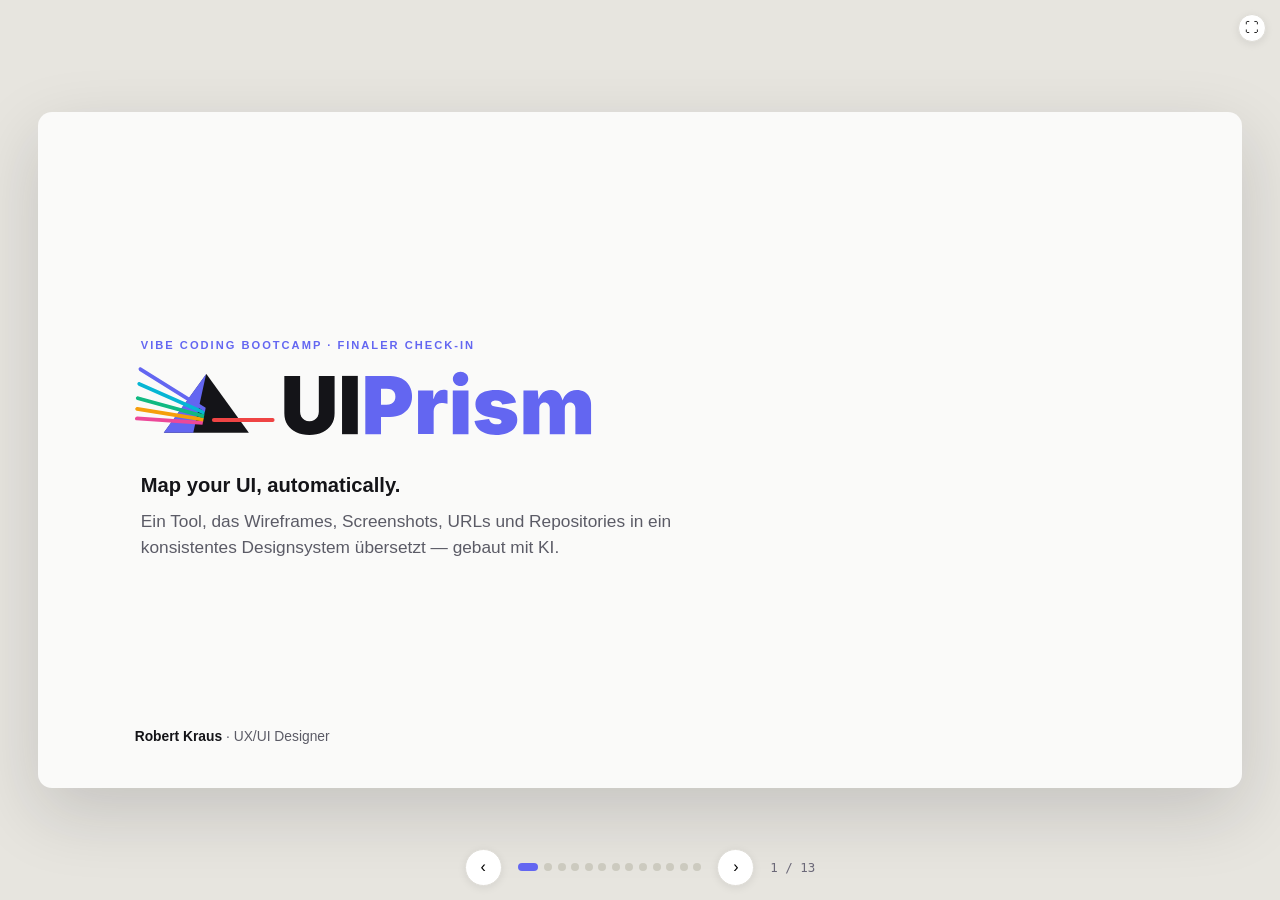
<file: deck-lowfi.html>
<!DOCTYPE html>
<html lang="de">
<head>
<meta charset="UTF-8">
<meta name="viewport" content="width=device-width, initial-scale=1.0">
<title>UIPrism – Deck (Low-Fi)</title>
<link rel="icon" type="image/svg+xml" href="Brand/UIPrism-Logos/svg/UIPrism-Favicon.svg">
<style>
  :root{
    --bg:#FAFAF9; --ink:#141418; --sub:#5B5B66; --accent:#6366F1;
    --line:#ECEAE6; --darkbg:#0E0E11; --card:#F2F1ED;
  }
  *{box-sizing:border-box;margin:0;padding:0;}
  html,body{height:100%;background:#e7e5df;
    font-family:'Inter','Helvetica Neue',-apple-system,BlinkMacSystemFont,'Segoe UI',Arial,sans-serif;
    color:var(--ink);-webkit-font-smoothing:antialiased;}
  .viewport{width:100vw;height:100vh;display:flex;align-items:center;justify-content:center;overflow:hidden;}
  .slide{
    display:none;flex-direction:column;justify-content:center;
    width:min(94vw,167vh);aspect-ratio:16/9;background:var(--bg);
    border-radius:14px;box-shadow:0 24px 70px rgba(20,20,28,.16);
    padding:7% 8%;position:relative;
    font-size:clamp(12px,1.5vw,26px);
  }
  .slide.active{display:flex;}
  .slide.dark{background:var(--darkbg);color:#fff;}
  .slide.dark .sub{color:#B9B9C4;}
  .slide.dark .kicker{color:#A9A2FF;}
  .slide.dark .beleg{color:#77737f;}

  .kicker{font-size:0.58em;letter-spacing:2px;text-transform:uppercase;
    color:var(--accent);font-weight:700;margin-bottom:1.1em;}
  h1{font-size:2.05em;line-height:1.1;font-weight:800;letter-spacing:-0.02em;
    max-width:17em;margin-bottom:0.7em;}
  .sub{font-size:0.9em;line-height:1.5;color:var(--sub);max-width:31em;font-weight:400;}
  .beleg{font-size:0.66em;line-height:1.45;color:#9A968C;max-width:31em;margin-top:1em;font-style:italic;}
  .foot{position:absolute;left:8%;bottom:6.5%;font-size:0.72em;color:var(--sub);}
  .foot b{color:var(--ink);font-weight:700;}
  .slide.dark .foot b{color:#fff;}

  #s0 h1{font-size:3.4em;margin-bottom:0.5em;}

  .intro-row{display:flex;align-items:center;gap:1.4em;}
  .avatar{width:4.4em;height:4.4em;border-radius:50%;object-fit:cover;flex-shrink:0;}

  .visual{margin-top:1.4em;border:1.5px dashed #CFCcC4;border-radius:12px;
    background:var(--card);color:#9A968C;font-size:0.72em;
    padding:1.6em;display:flex;align-items:center;justify-content:center;
    text-align:center;min-height:5.5em;max-width:34em;}

  .flow{display:flex;align-items:center;gap:1em;margin-top:1.5em;flex-wrap:wrap;}
  .chip{background:#fff;border:1px solid var(--line);border-radius:10px;
    padding:0.7em 1.05em;font-size:0.72em;font-weight:700;box-shadow:0 3px 10px rgba(0,0,0,.04);}
  .chip.acc{background:var(--accent);color:#fff;border-color:var(--accent);}
  .arrow{color:#C7C4BC;font-size:1.1em;font-weight:700;}

  .result{margin-top:1.3em;display:flex;gap:2.2em;flex-wrap:wrap;}
  .result .yes{color:#16A34A;font-weight:700;font-size:0.9em;}
  .result .no{color:#DC2626;font-weight:700;font-size:0.9em;}

  .qs{margin-top:1.2em;max-width:32em;}
  .qs .q{font-size:0.86em;color:var(--sub);margin-bottom:0.55em;line-height:1.45;}
  .qs .q b{color:var(--ink);}
  .links{display:flex;gap:0.7em;flex-wrap:wrap;margin-top:1.6em;}
  .link{font-size:0.7em;font-weight:700;padding:0.55em 0.95em;border:1px solid var(--line);
    border-radius:999px;color:var(--sub);text-decoration:none;background:#fff;}
  .link.active{color:var(--accent);border-color:var(--accent);}

  .chrome{position:fixed;left:0;right:0;bottom:0;display:flex;align-items:center;
    justify-content:center;gap:1em;padding:0.9em 0;z-index:50;}
  .navbtn{background:#fff;border:1px solid #DedCd6;width:2.3em;height:2.3em;border-radius:50%;
    font-size:1em;cursor:pointer;display:flex;align-items:center;justify-content:center;
    box-shadow:0 2px 8px rgba(0,0,0,.08);}
  .navbtn:hover{background:#f0eee9;}
  .dots{display:flex;gap:0.35em;flex-wrap:wrap;max-width:44vw;justify-content:center;}
  .dot{width:0.5em;height:0.5em;border-radius:50%;background:#CccabF;cursor:pointer;}
  .dot.active{background:var(--accent);width:1.3em;border-radius:4px;}
  .counter{font-size:0.78em;color:#6b6878;min-width:3.4em;text-align:center;font-family:ui-monospace,monospace;}
  .fsbtn{position:fixed;top:1em;right:1em;background:#fff;border:1px solid #DedCd6;width:2.1em;height:2.1em;
    border-radius:50%;cursor:pointer;z-index:60;font-size:0.85em;box-shadow:0 2px 8px rgba(0,0,0,.08);}

  /* feines Branding auf dunklen Slides */
  .brandmark{position:absolute;top:6.5%;right:7%;height:1.9em;width:auto;opacity:.9;}
  /* echter App-Screenshot */
  .shot{margin-top:1.3em;max-width:34em;width:100%;border-radius:10px;
    border:1px solid var(--line);box-shadow:0 12px 34px rgba(20,20,28,.14);display:block;}
  .shot-cap{font-size:0.6em;color:#9A968C;margin-top:0.6em;font-style:italic;}
  /* Hero-Visual (Fragment-Labyrinth) */
  .hero-svg{margin-top:1.15em;max-width:35em;width:100%;}
  .hero-svg svg{width:100%;height:auto;display:block;}
  .hero-cap{font-size:0.6em;color:#9A968C;margin-top:0.55em;font-style:italic;}
  /* Zwei-Screenshot-Galerie */
  .shots{margin-top:1.15em;display:flex;gap:0.8em;max-width:36em;width:100%;}
  .shots figure{flex:1;margin:0;}
  .shots img{width:100%;height:auto;border-radius:8px;border:1px solid var(--line);
    box-shadow:0 10px 28px rgba(20,20,28,.13);display:block;}
  .shots figcaption{font-size:0.56em;color:#9A968C;margin-top:0.45em;font-style:italic;text-align:center;}
</style>
</head>
<body>
<div class="viewport">

  <!-- 0 TITLE -->
  <div class="slide active" data-menu="Titel">
    <div class="kicker">Vibe Coding Bootcamp · Finaler Check-In</div>
    <img src="Brand/UIPrism-Logos/svg/UIPrism-Logo-Primary.svg" alt="UIPrism" style="width:min(64%,460px);height:auto;display:block;margin:0.1em 0 0.5em -6px;">
    <div class="sub" style="font-size:1.05em;color:var(--ink);font-weight:600;">Map your UI, automatically.</div>
    <div class="sub" style="margin-top:0.5em;">Ein Tool, das Wireframes, Screenshots, URLs und Repositories in ein konsistentes Designsystem übersetzt — gebaut mit KI.</div>
    <div class="foot"><b>Robert Kraus</b> · UX/UI Designer</div>
  </div>

  <!-- 1 VORSTELLUNG -->
  <div class="slide" data-menu="Vorstellung">
    <div class="kicker">00 · Vorstellung</div>
    <div class="intro-row">
      <img class="avatar" src="robbie-portrait.jpg" alt="Robert Kraus">
      <div>
        <h1 style="margin-bottom:0.35em;">Designer. Kein Coder.</h1>
        <div class="sub">Senior UX/UI Designer &amp; UX Design Consultant. SaaS, Cloud-Services, Automotive, Medical Devices, Web. Kann Code oberflächlich lesen, aber nicht schreiben.</div>
      </div>
    </div>
  </div>

  <!-- 2 AUSGANGSLAGE: PROMPT + POST-ITS -->
  <div class="slide" data-menu="Ausgangslage · Prompt & Post-its">
    <div class="kicker">01 · Ausgangslage</div>
    <h1>Software aus dem Prompt — zusammengehalten von Post-its.</h1>
    <div class="sub">KI-generierte Dashboard-Entwürfe, mit Post-its erklärt und ohne Designsystem gebaut — jede Seite sah anders aus.</div>
  </div>

  <!-- 3 WILDWUCHS -->
  <div class="slide" data-menu="Ausgangslage · Wildwuchs">
    <div class="kicker">01 · Ausgangslage</div>
    <h1>Aus Tempo wird ein Fragment-Labyrinth.</h1>
    <div class="sub">Man startet mit einer kleinen Vision — und Feature um Feature bleibt haften, bis ein Gebäude entsteht, in dem sich niemand mehr zurechtfindet. Kein System, keine Konsistenz.</div>
    <div class="hero-svg">
      <svg viewBox="0 0 720 214" xmlns="http://www.w3.org/2000/svg" role="img" aria-label="Fragment-Labyrinth: mismatched UI-Fragmente türmen sich zu einem unübersichtlichen Klumpen.">
        <!-- Labyrinth-Silhouette (Gebäude) hinter dem Klumpen -->
        <g fill="none" stroke="#EAE8E2" stroke-width="2">
          <rect x="356" y="34" width="300" height="150" rx="10"/>
          <rect x="382" y="58" width="248" height="102" rx="8"/>
          <rect x="408" y="82" width="196" height="54" rx="6"/>
          <path d="M356 109 H408 M604 109 H656 M506 34 V58 M506 136 V184"/>
        </g>
        <!-- „Vision"-Pfad, der sich im Klumpen verliert -->
        <path d="M150 118 C214 118 226 156 300 156 C340 156 360 140 388 132"
              fill="none" stroke="#CFCCC4" stroke-width="2" stroke-dasharray="5 6" stroke-linecap="round"/>

        <!-- Tile-Helfer: Rechteck + Header-Bar + 2 Zeilen -->
        <!-- A · die kleine, saubere Vision (aufrecht, links) -->
        <g transform="translate(24,60)">
          <rect width="120" height="94" rx="9" fill="#FFFFFF" stroke="#E0DED7" stroke-width="1.5"/>
          <rect x="12" y="13" width="70" height="9" rx="4" fill="#6366F1"/>
          <rect x="12" y="34" width="96" height="6" rx="3" fill="#E8E6DF"/>
          <rect x="12" y="48" width="80" height="6" rx="3" fill="#E8E6DF"/>
          <rect x="12" y="62" width="88" height="6" rx="3" fill="#E8E6DF"/>
        </g>
        <!-- B -->
        <g transform="translate(252,38) rotate(-9)">
          <rect width="122" height="92" rx="9" fill="#FFFFFF" stroke="#E0DED7" stroke-width="1.5"/>
          <rect x="12" y="13" width="66" height="9" rx="4" fill="#06B6D4"/>
          <rect x="12" y="34" width="94" height="6" rx="3" fill="#E8E6DF"/>
          <rect x="12" y="48" width="72" height="6" rx="3" fill="#E8E6DF"/>
        </g>
        <!-- C -->
        <g transform="translate(320,104) rotate(12)">
          <rect width="106" height="80" rx="9" fill="#F4F3EF" stroke="#E0DED7" stroke-width="1.5"/>
          <rect x="11" y="12" width="58" height="9" rx="4" fill="#F59E0B"/>
          <rect x="11" y="32" width="82" height="6" rx="3" fill="#E8E6DF"/>
          <rect x="11" y="45" width="64" height="6" rx="3" fill="#E8E6DF"/>
        </g>
        <!-- D -->
        <g transform="translate(408,30) rotate(6)">
          <rect width="128" height="98" rx="9" fill="#FFFFFF" stroke="#E0DED7" stroke-width="1.5"/>
          <rect x="13" y="14" width="74" height="9" rx="4" fill="#E3E1DA"/>
          <rect x="13" y="36" width="100" height="6" rx="3" fill="#E8E6DF"/>
          <rect x="13" y="50" width="84" height="6" rx="3" fill="#E8E6DF"/>
          <rect x="13" y="64" width="92" height="6" rx="3" fill="#E8E6DF"/>
        </g>
        <!-- E -->
        <g transform="translate(474,86) rotate(-15)">
          <rect width="104" height="82" rx="9" fill="#FFFFFF" stroke="#E0DED7" stroke-width="1.5"/>
          <rect x="11" y="12" width="56" height="9" rx="4" fill="#10B981"/>
          <rect x="11" y="33" width="80" height="6" rx="3" fill="#E8E6DF"/>
          <rect x="11" y="47" width="60" height="6" rx="3" fill="#E8E6DF"/>
        </g>
        <!-- F -->
        <g transform="translate(548,44) rotate(17)">
          <rect width="116" height="90" rx="9" fill="#F4F3EF" stroke="#E0DED7" stroke-width="1.5"/>
          <rect x="12" y="13" width="62" height="9" rx="4" fill="#EC4899"/>
          <rect x="12" y="34" width="90" height="6" rx="3" fill="#E8E6DF"/>
          <rect x="12" y="48" width="70" height="6" rx="3" fill="#E8E6DF"/>
        </g>
        <!-- G · kleines Fragment, das oben aufliegt -->
        <g transform="translate(360,132) rotate(-7)">
          <rect width="84" height="60" rx="8" fill="#FFFFFF" stroke="#E0DED7" stroke-width="1.5"/>
          <rect x="10" y="11" width="46" height="8" rx="4" fill="#6366F1"/>
          <rect x="10" y="29" width="62" height="5" rx="2.5" fill="#E8E6DF"/>
        </g>
      </svg>
    </div>
    <div class="hero-cap">Aus einer kleinen Vision (links) wird ein Klumpen mismatched Fragmente — kein System, keine Konsistenz.</div>
  </div>

  <!-- 4 AUSLÖSER (dark) -->
  <div class="slide dark" data-menu="Der Auslöser">
    <img class="brandmark" src="Brand/UIPrism-Logos/svg/UIPrism-Mark-White.svg" alt="UIPrism">
    <div class="kicker">02 · Der Auslöser</div>
    <h1>„In 3 Monaten macht das die KI."</h1>
    <div class="sub">Die Ansage der Geschäftsführung: 50 Entwicklerstellen, Designer und Coder bald überflüssig — Features promptet man selbst. Datenschutz und Sicherheit? Für die GF ein Randthema.</div>
  </div>

  <!-- 5 REAKTION -->
  <div class="slide" data-menu="Die Reaktion">
    <div class="kicker">03 · Die Reaktion</div>
    <h1>Aufräumen bei laufendem Betrieb.</h1>
    <div class="sub">Zwei Aufgaben zugleich: fünf Jahre Wildwuchs bändigen und den KI-Input auf ein konsistentes Designsystem bringen. Daraus wurde UIPrism.</div>
  </div>

  <!-- 6 IDEE -->
  <div class="slide" data-menu="Die Idee">
    <div class="kicker">04 · Die Idee</div>
    <h1>Wireframe rein — konsistentes Design raus.</h1>
    <div class="sub">Liest Screenshots, Wireframes und Repositories, nutzt das Repo als Single Source of Truth und synct nach Figma.</div>
    <div class="flow">
      <span class="chip">Screenshot · Wireframe · Repo</span>
      <span class="arrow">→</span>
      <span class="chip acc">UIPrism</span>
      <span class="arrow">→</span>
      <span class="chip">Figma-Designsystem</span>
    </div>
    <div class="shots">
      <figure>
        <img src="Screenshots/uiprism-app-dashboard-crop.jpg" alt="UIPrism – Dashboard-Ansicht des Live-Prototyps">
        <figcaption>Dashboard: Quellen einlesen &amp; verwalten</figcaption>
      </figure>
      <figure>
        <img src="Screenshots/uiprism-app-tokens-crop.jpg" alt="UIPrism – automatisch extrahierte Design-Tokens (Farben, Typografie)">
        <figcaption>Tokens: Farbe, Typo &amp; Spacing automatisch extrahiert</figcaption>
      </figure>
    </div>
    <div class="shot-cap" style="margin-top:0.6em;">Live-Prototyp: von der eingelesenen Quelle zum konsistenten Token-Set.</div>
  </div>

  <!-- 7 HYPOTHESE -->
  <div class="slide" data-menu="Hypothese & Ergebnis">
    <div class="kicker">05 · Hypothese & Ergebnis</div>
    <h1>Die Wette: ohne eine Zeile Code baubar.</h1>
    <div class="result">
      <div><span class="yes">Als Prototyp — ja.</span></div>
      <div><span class="no">Als wartbares Produkt — nein.</span></div>
    </div>
    <div class="sub" style="margin-top:1.2em;">Mein Denkwandel: Es lag nicht an der Idee, sondern an der Übergabe an mich. Mit KI entsteht schnell Beeindruckendes — aber ohne Code-Verständnis bleibt es fremdgesteuert.</div>
  </div>

  <!-- 8 JOURNEY 1/2 -->
  <div class="slide" data-menu="Journey · Was ich weggelassen habe">
    <div class="kicker">06 · Die Journey (1/2)</div>
    <h1>Kein Terminal. Alles über die KI.</h1>
    <div class="sub">Bewusst weggelassen, was mich überfordert — Terminal und klassische Dev-Tools. Stattdessen alles über Claude &amp; Claude Code, per MCP an Miro, GitHub und Figma angebunden. Automatisiert, was ging.</div>
  </div>

  <!-- 9 JOURNEY 2/2 -->
  <div class="slide" data-menu="Journey · Der Preis">
    <div class="kicker">06 · Die Journey (2/2)</div>
    <h1>Alles automatisiert — der Preis ist Blindflug.</h1>
    <div class="sub">Der Entwicklungsprozess liegt komplett bei der KI, ich greife kaum ein. Schnelle Ergebnisse, aber intransparent: unzählige Iterationen, unklare Fehler — und mein eigener Lernfaktor bleibt gering. Genau daher meine Unruhe.</div>
  </div>

  <!-- 9 THESE (dark) -->
  <div class="slide dark" data-menu="★ These: Bauen mit KI">
    <img class="brandmark" src="Brand/UIPrism-Logos/svg/UIPrism-Mark-White.svg" alt="UIPrism">
    <div class="kicker">07 · Bauen mit KI · ★ Herzstück</div>
    <h1>Chat ist das falsche Interface für Designer.</h1>
    <div class="sub">Design-Denken ist visuell und geht in die Breite — Wireframes, Pläne, zunehmende Detailtiefe. Ein Textchat erzwingt eine lineare Abfolge. Genau da liegt der Bruch.</div>
    <div class="beleg">Damit nicht allein: Amelia Wattenberger (GitHub Next) &amp; Nielsen Norman Group argumentieren dasselbe. Es geht um Interface-Passung — nicht darum, dass KI für Designer „unmöglich" wäre.</div>
  </div>

  <!-- 10 VISION -->
  <div class="slide" data-menu="Vision & Next Steps">
    <div class="kicker">08 · Vision & Next Steps</div>
    <h1>Die Idee trägt. Die Umsetzung braucht Code-Tiefe.</h1>
    <div class="sub">Nächster Schritt evtl. Übergabe an Entwickler-Hand; Weg: klein testen → Open Source → bottom-up → Enterprise.</div>
  </div>

  <!-- 11 Q&A -->
  <div class="slide" data-menu="Q&A">
    <div class="kicker">Q&A</div>
    <h1>Fragen?</h1>
    <div class="qs">
      <div class="q"><b>1.</b> Wie erlebt ihr das Gefühl, dass die KI schneller baut, als ihr folgen könnt?</div>
      <div class="q"><b>2.</b> Würdet ihr ein KI-Projekt je an jemanden mit Code-Skills abgeben — oder nie aus der Hand?</div>
    </div>
    <div class="links">
      <a class="link" data-link="live" href="#" target="_blank">Live</a>
      <a class="link" data-link="repo" href="#" target="_blank">Repo</a>
      <a class="link" data-link="onepager" href="#" target="_blank">One-Pager</a>
      <a class="link" data-link="linkedin" href="#" target="_blank">LinkedIn</a>
    </div>
    <div class="foot">Danke fürs Zuhören.</div>
  </div>

</div>

<button class="fsbtn" id="fsBtn" title="Vollbild">⛶</button>
<div class="chrome">
  <button class="navbtn" id="prevBtn">‹</button>
  <div class="dots" id="dots"></div>
  <button class="navbtn" id="nextBtn">›</button>
  <span class="counter" id="counter"></span>
</div>

<script>
  const LINKS = {
    live: "https://designbridge-production.up.railway.app/",
    repo: "https://github.com/robbiekraus/designbridge",
    onepager: "https://uiprism.netlify.app",
    linkedin: "https://www.linkedin.com/in/robert-kraus-uxuidesign/"
  };
  const slides = Array.from(document.querySelectorAll('.slide'));
  let idx = 0;
  function applyLinks(){
    document.querySelectorAll('[data-link]').forEach(el=>{
      const url = LINKS[el.getAttribute('data-link')];
      if(url){ el.href=url; el.classList.add('active'); }
      else { el.removeAttribute('href'); el.style.opacity=.45; }
    });
  }
  function build(){
    const d=document.getElementById('dots');
    slides.forEach((s,i)=>{
      const dot=document.createElement('div');dot.className='dot';
      dot.addEventListener('click',()=>show(i));d.appendChild(dot);
    });
  }
  function show(i){
    idx=Math.max(0,Math.min(slides.length-1,i));
    slides.forEach((s,j)=>s.classList.toggle('active',j===idx));
    document.querySelectorAll('.dot').forEach((d,j)=>d.classList.toggle('active',j===idx));
    document.getElementById('counter').textContent=(idx+1)+' / '+slides.length;
  }
  document.getElementById('prevBtn').addEventListener('click',()=>show(idx-1));
  document.getElementById('nextBtn').addEventListener('click',()=>show(idx+1));
  document.getElementById('fsBtn').addEventListener('click',()=>{
    if(!document.fullscreenElement) document.documentElement.requestFullscreen();
    else document.exitFullscreen();
  });
  document.addEventListener('keydown',e=>{
    if(['ArrowRight',' ','PageDown'].includes(e.key)) show(idx+1);
    else if(['ArrowLeft','PageUp'].includes(e.key)) show(idx-1);
  });
  build();applyLinks();show(0);
</script>
</body>
</html>
</file>
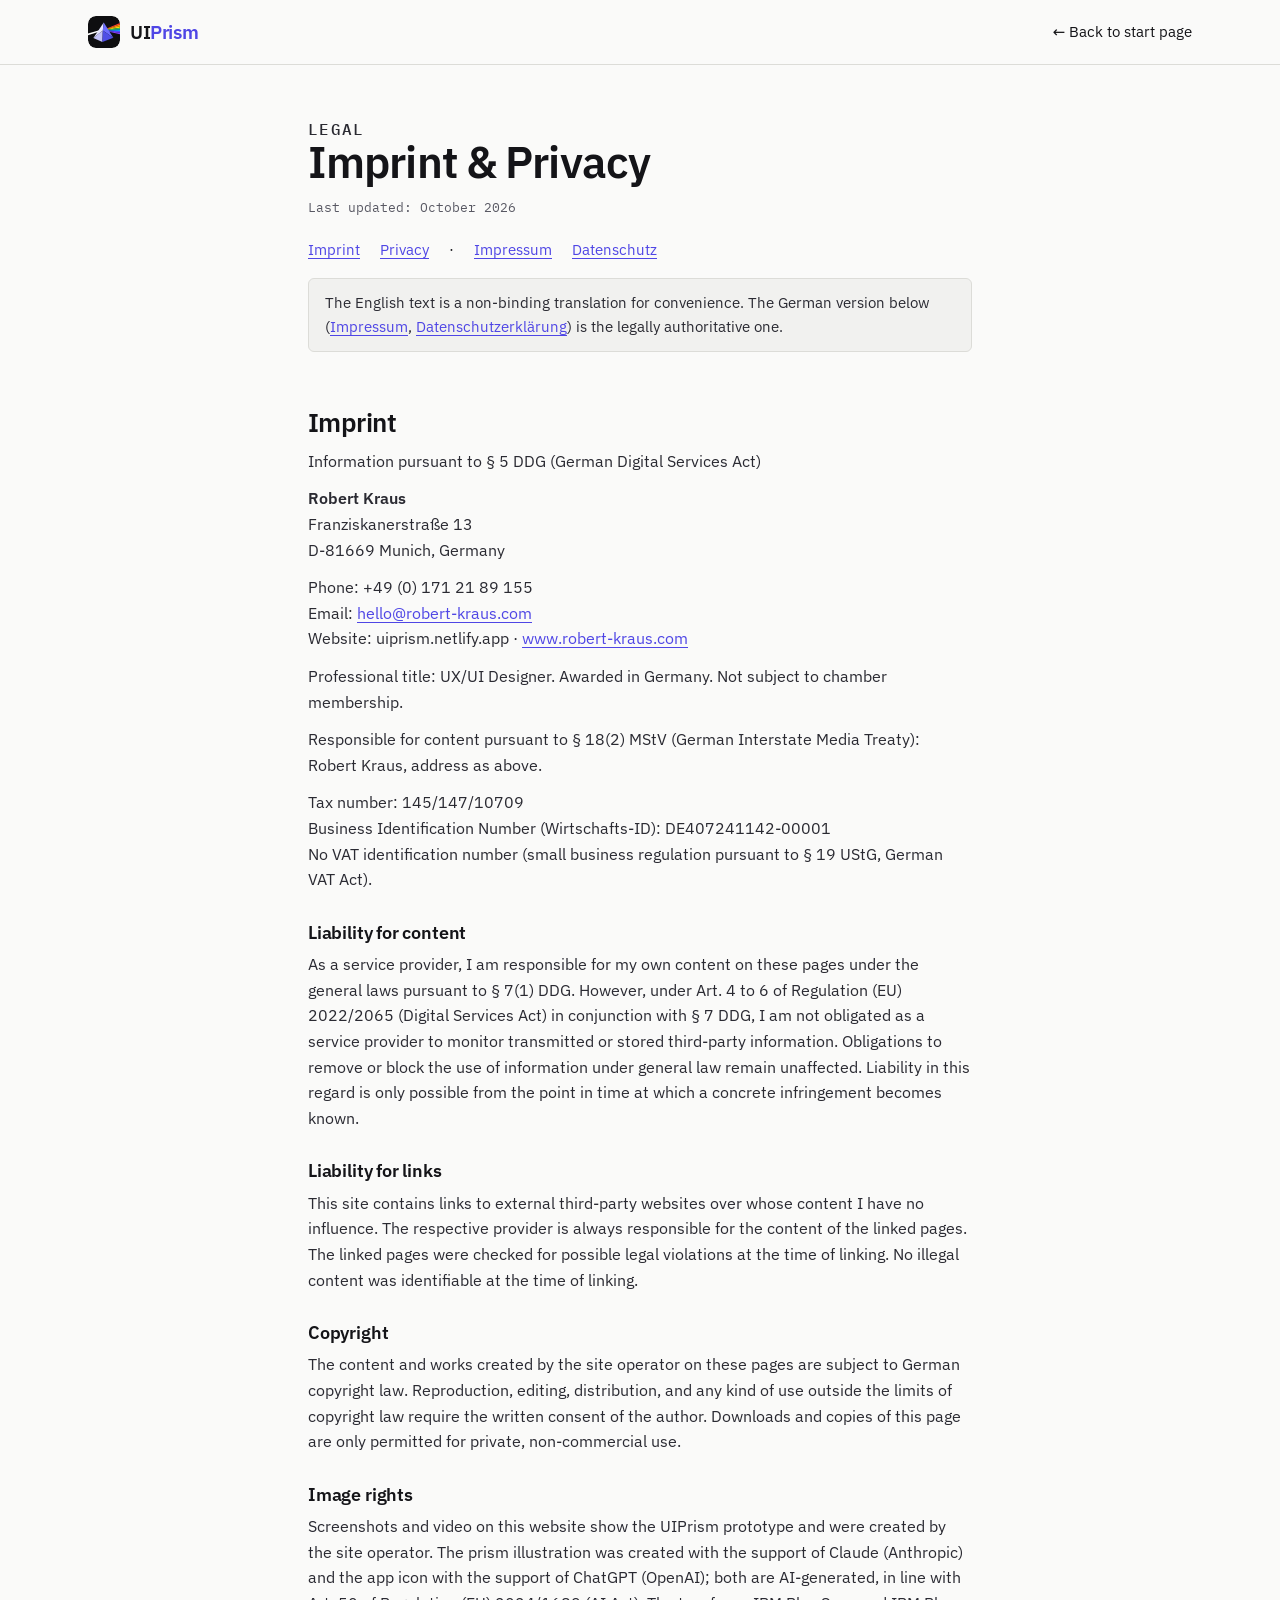
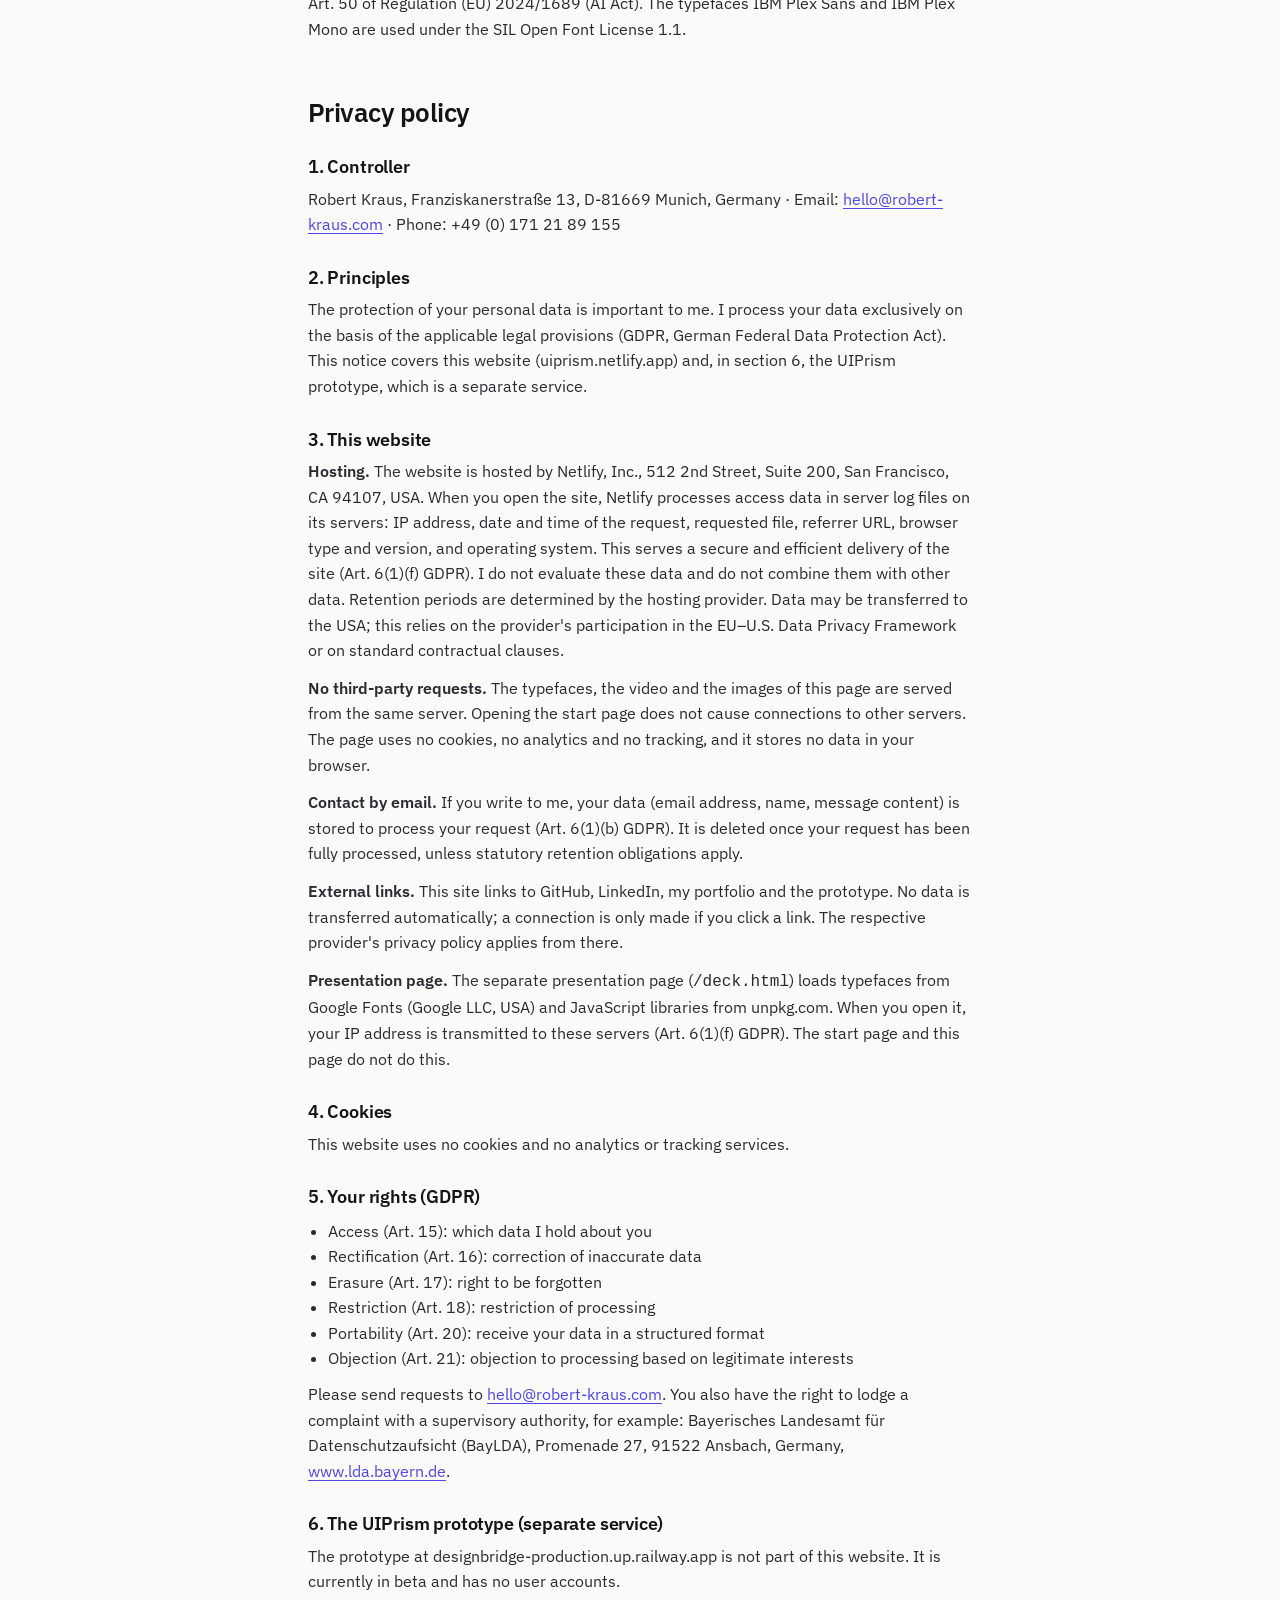
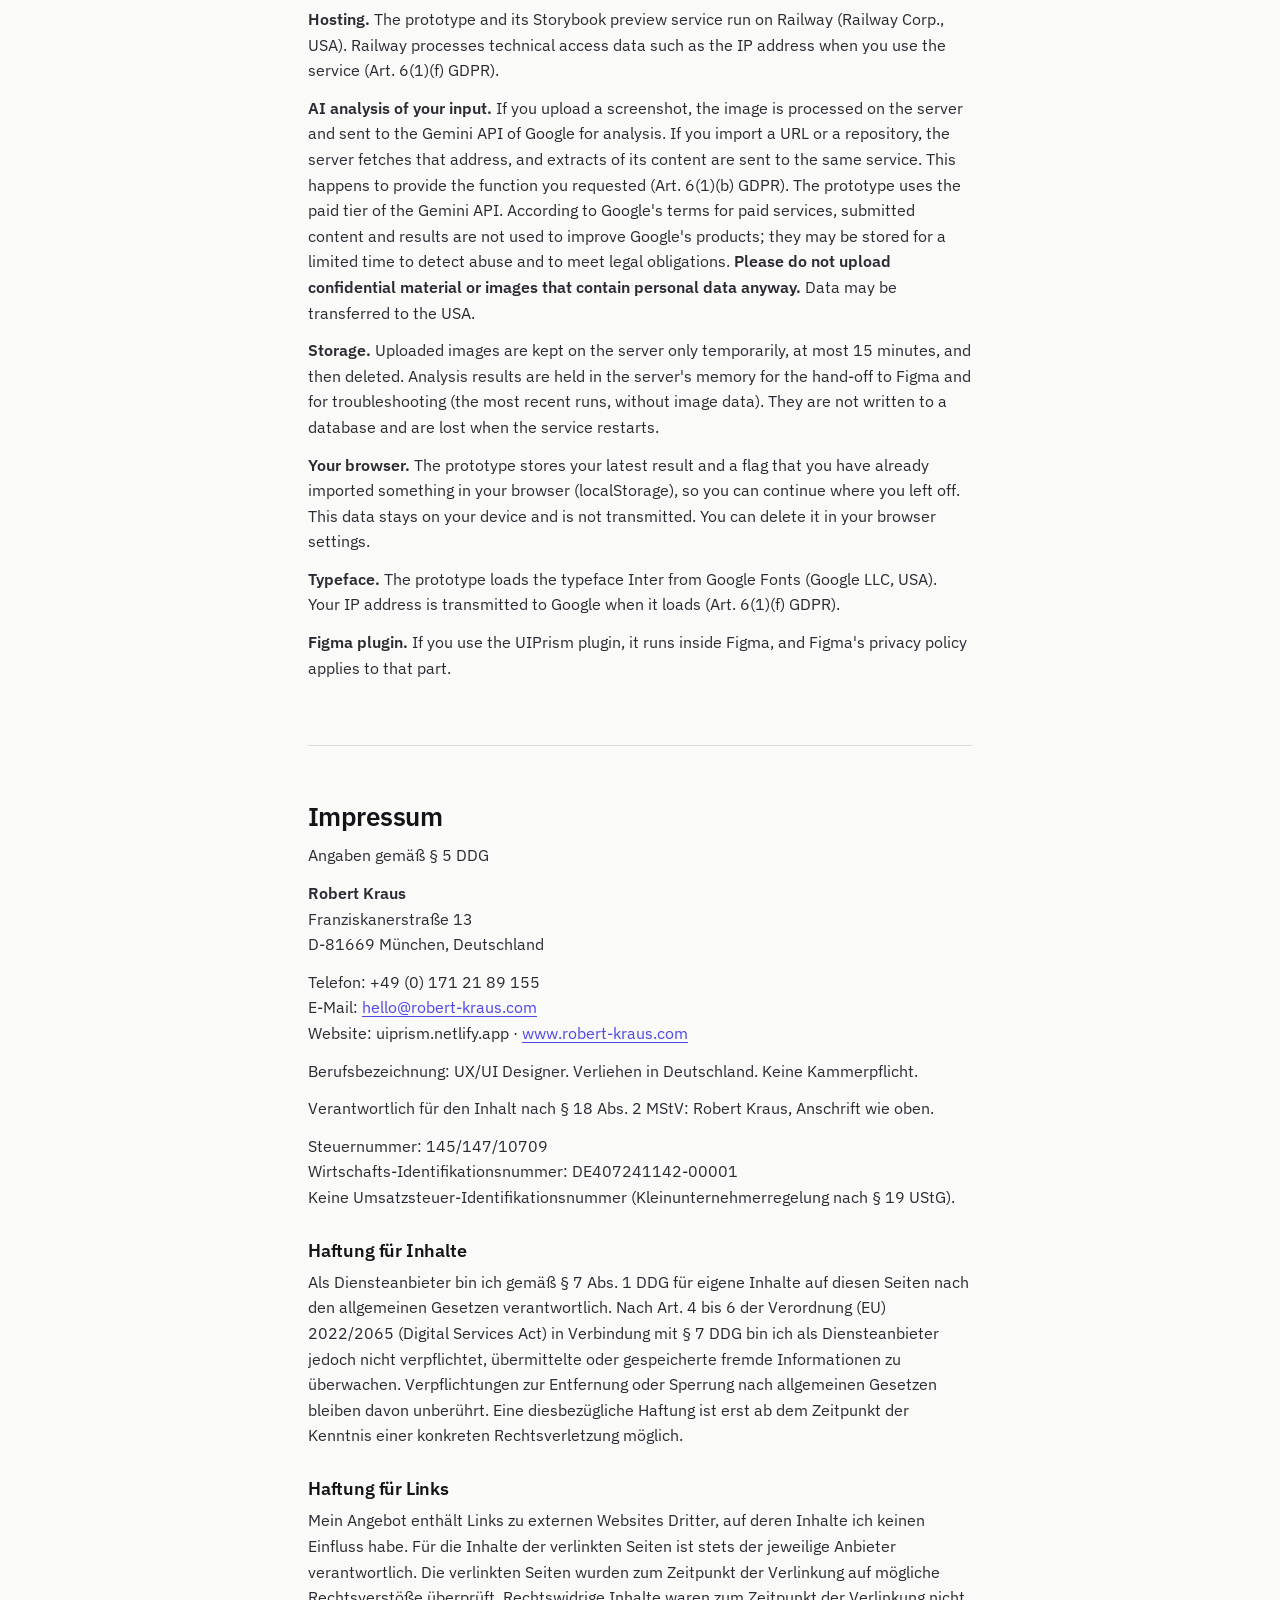
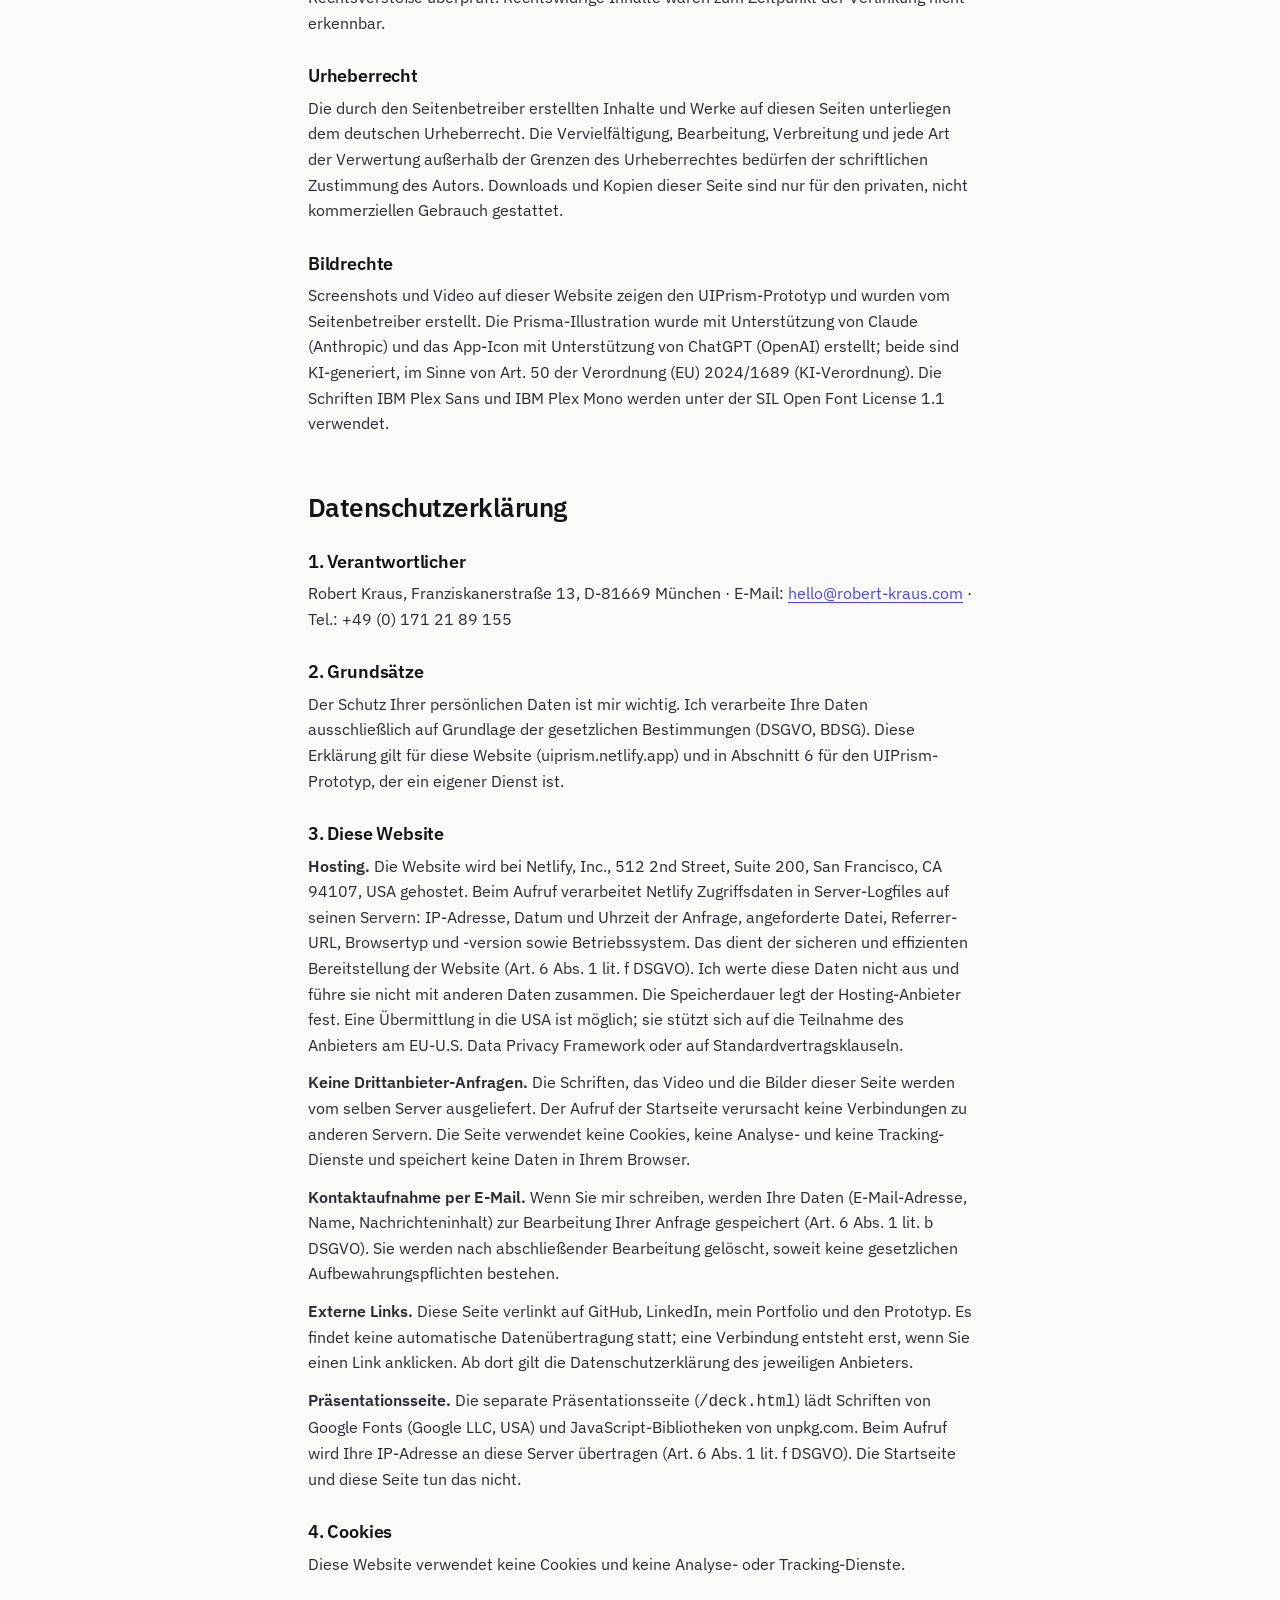
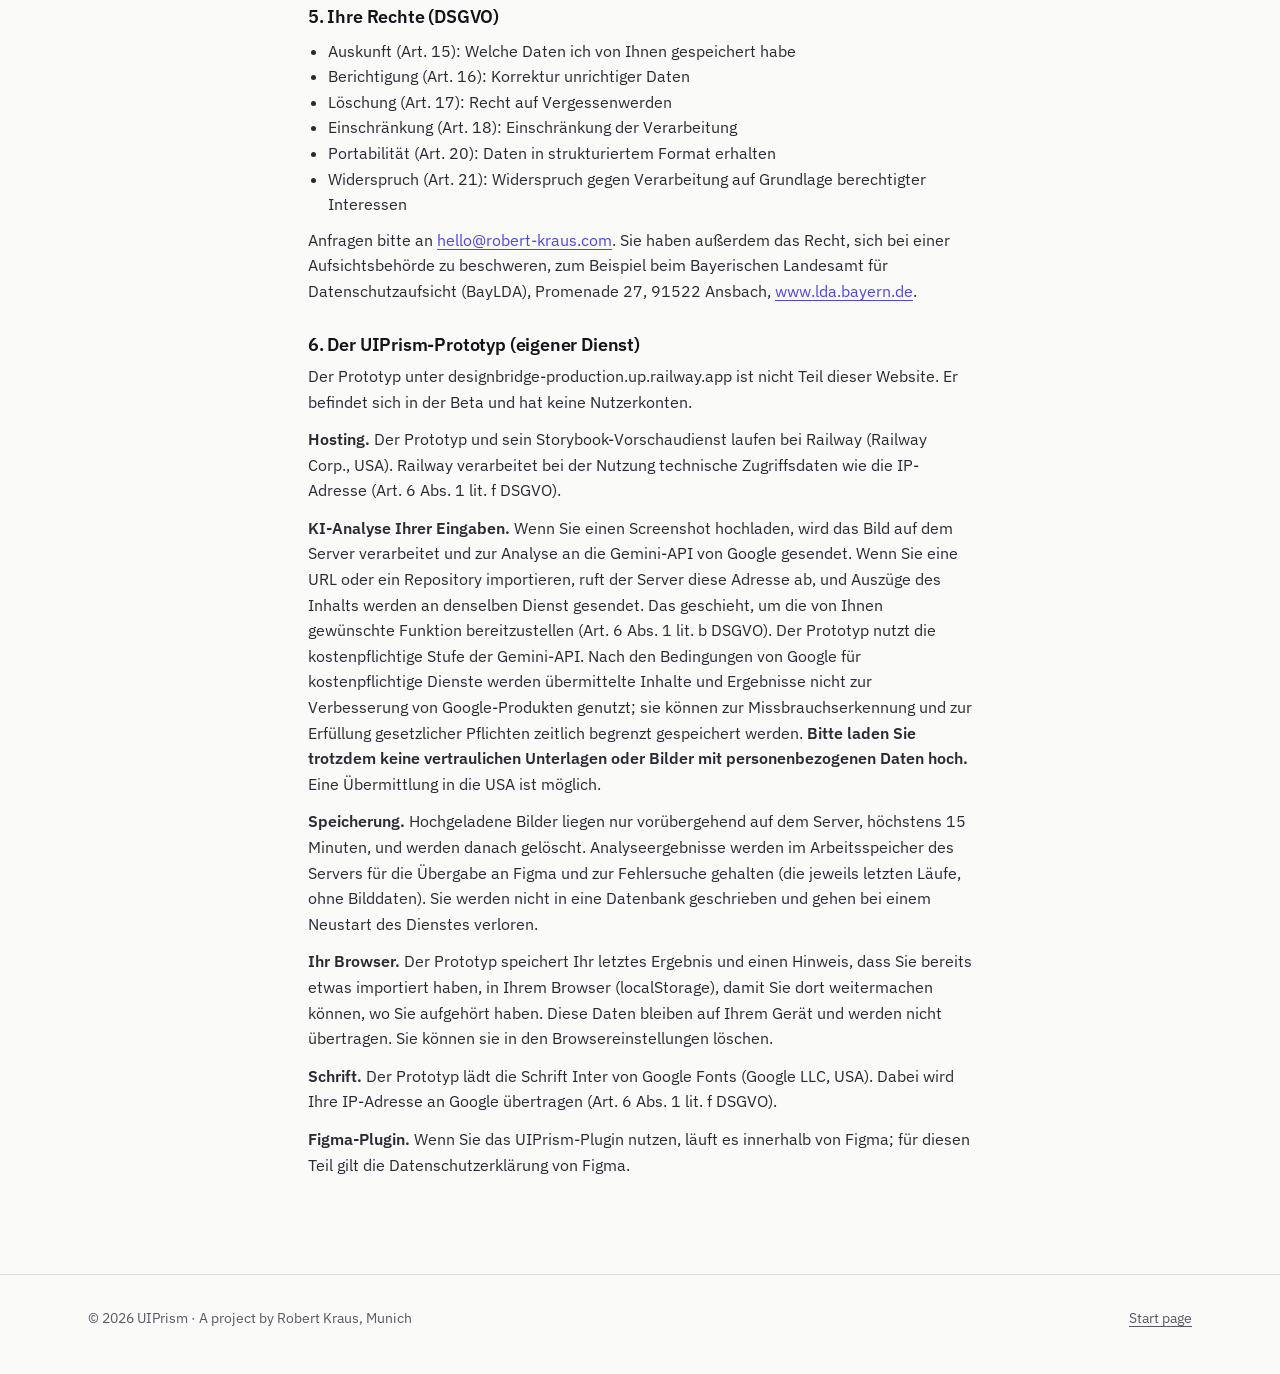
<file: legal.html>
<!doctype html>
<html lang="en">
<head>
<meta charset="utf-8">
<meta name="viewport" content="width=device-width, initial-scale=1">
<title>Imprint &amp; Privacy · UIPrism</title>
<meta name="description" content="Imprint (Impressum) and privacy policy (Datenschutzerklärung) for uiprism.netlify.app and the UIPrism prototype.">
<meta name="robots" content="noindex, follow">
<link rel="canonical" href="https://uiprism.netlify.app/legal.html">
<link rel="icon" href="assets/brand/favicon.svg" type="image/svg+xml">
<link rel="icon" href="assets/brand/favicon-32.png" type="image/png" sizes="32x32">
<link rel="apple-touch-icon" href="assets/brand/apple-touch-icon.png">
<link rel="stylesheet" href="assets/styles.css">
</head>
<body>
<a class="skip" href="#main">Skip to content</a>
<header class="top">
  <div class="wrap">
    <a class="brand" href="index.html" aria-label="UIPrism, back to the start page">
      <svg xmlns="http://www.w3.org/2000/svg" viewBox="0 0 580 580" aria-hidden="true"><defs><clipPath id="hr"><rect width="580" height="580" rx="140"/></clipPath></defs><g clip-path="url(#hr)"><rect width="580" height="580" fill="#0E0E10"/><g><path d="M340 228.0L600 118.0L600 149.0L340 235.2Z" fill="#FF3B30"/><path d="M340 235.2L600 149.0L600 180.0L340 242.4Z" fill="#FF9500"/><path d="M340 242.4L600 180.0L600 211.0L340 249.6Z" fill="#FFD60A"/><path d="M340 249.6L600 211.0L600 242.0L340 256.8Z" fill="#34C759"/><path d="M340 256.8L600 242.0L600 273.0L340 264.0Z" fill="#0AA5FF"/><path d="M340 264.0L600 273.0L600 304.0L340 271.2Z" fill="#4F46FF"/><path d="M340 271.2L600 304.0L600 335.0L340 278.4Z" fill="#8B3DFF"/></g><path d="M-10 322L235 249L268 262L-10 350Z" fill="#fff"/><path d="M285 120L98 400L268 262Z" fill="#E6E6FF"/><path d="M268 262L98 400L261 471Z" fill="#C3C3F8"/><path d="M285 120L459 396L268 262Z" fill="#6C6CFF"/><path d="M268 262L459 396L261 471Z" fill="#4F4FE6"/></g></svg>
      <span>UI<b>Prism</b></span>
    </a>
    <nav class="nav" aria-label="Main"><a href="index.html">← Back to start page</a></nav>
  </div>
</header>

<main id="main" class="legal">
  <p class="label">Legal</p>
  <h1>Imprint &amp; Privacy</h1>
  <p class="updated">Last updated: October 2026</p>
  <nav class="toc" aria-label="On this page">
    <a href="#imprint">Imprint</a><a href="#privacy">Privacy</a><span aria-hidden="true">·</span><a href="#impressum" lang="de">Impressum</a><a href="#datenschutz" lang="de">Datenschutz</a>
  </nav>
  <p class="tn">The English text is a non-binding translation for convenience. The German version below (<a href="#impressum">Impressum</a>, <a href="#datenschutz">Datenschutzerklärung</a>) is the legally authoritative one.</p>

  <!-- ===================== ENGLISH ===================== -->
  <h2 id="imprint">Imprint</h2>
  <p>Information pursuant to § 5 DDG (German Digital Services Act)</p>
  <address>
    <p><strong>Robert Kraus</strong><br>Franziskanerstraße 13<br>D-81669 Munich, Germany</p>
    <p>Phone: +49 (0) 171 21 89 155<br>Email: <a href="mailto:hello@robert-kraus.com">hello@robert-kraus.com</a><br>Website: uiprism.netlify.app · <a href="https://www.robert-kraus.com">www.robert-kraus.com</a></p>
  </address>
  <p>Professional title: UX/UI Designer. Awarded in Germany. Not subject to chamber membership.</p>
  <p>Responsible for content pursuant to § 18(2) MStV (German Interstate Media Treaty): Robert Kraus, address as above.</p>
  <p>Tax number: 145/147/10709<br>Business Identification Number (Wirtschafts-ID): DE407241142-00001<br>No VAT identification number (small business regulation pursuant to § 19 UStG, German VAT Act).</p>
  <h3>Liability for content</h3>
  <p>As a service provider, I am responsible for my own content on these pages under the general laws pursuant to § 7(1) DDG. However, under Art. 4 to 6 of Regulation (EU) 2022/2065 (Digital Services Act) in conjunction with § 7 DDG, I am not obligated as a service provider to monitor transmitted or stored third-party information. Obligations to remove or block the use of information under general law remain unaffected. Liability in this regard is only possible from the point in time at which a concrete infringement becomes known.</p>
  <h3>Liability for links</h3>
  <p>This site contains links to external third-party websites over whose content I have no influence. The respective provider is always responsible for the content of the linked pages. The linked pages were checked for possible legal violations at the time of linking. No illegal content was identifiable at the time of linking.</p>
  <h3>Copyright</h3>
  <p>The content and works created by the site operator on these pages are subject to German copyright law. Reproduction, editing, distribution, and any kind of use outside the limits of copyright law require the written consent of the author. Downloads and copies of this page are only permitted for private, non-commercial use.</p>
  <h3>Image rights</h3>
  <p>Screenshots and video on this website show the UIPrism prototype and were created by the site operator. The prism illustration was created with the support of Claude (Anthropic) and the app icon with the support of ChatGPT (OpenAI); both are AI-generated, in line with Art. 50 of Regulation (EU) 2024/1689 (AI Act). The typefaces IBM Plex Sans and IBM Plex Mono are used under the SIL Open Font License 1.1.</p>

  <h2 id="privacy">Privacy policy</h2>
  <h3>1. Controller</h3>
  <p>Robert Kraus, Franziskanerstraße 13, D-81669 Munich, Germany · Email: <a href="mailto:hello@robert-kraus.com">hello@robert-kraus.com</a> · Phone: +49 (0) 171 21 89 155</p>
  <h3>2. Principles</h3>
  <p>The protection of your personal data is important to me. I process your data exclusively on the basis of the applicable legal provisions (GDPR, German Federal Data Protection Act). This notice covers this website (uiprism.netlify.app) and, in section 6, the UIPrism prototype, which is a separate service.</p>
  <h3>3. This website</h3>
  <p><strong>Hosting.</strong> The website is hosted by Netlify, Inc., 512 2nd Street, Suite 200, San Francisco, CA 94107, USA. When you open the site, Netlify processes access data in server log files on its servers: IP address, date and time of the request, requested file, referrer URL, browser type and version, and operating system. This serves a secure and efficient delivery of the site (Art. 6(1)(f) GDPR). I do not evaluate these data and do not combine them with other data. Retention periods are determined by the hosting provider. Data may be transferred to the USA; this relies on the provider's participation in the EU–U.S. Data Privacy Framework or on standard contractual clauses.</p>
  <p><strong>No third-party requests.</strong> The typefaces, the video and the images of this page are served from the same server. Opening the start page does not cause connections to other servers. The page uses no cookies, no analytics and no tracking, and it stores no data in your browser.</p>
  <p><strong>Contact by email.</strong> If you write to me, your data (email address, name, message content) is stored to process your request (Art. 6(1)(b) GDPR). It is deleted once your request has been fully processed, unless statutory retention obligations apply.</p>
  <p><strong>External links.</strong> This site links to GitHub, LinkedIn, my portfolio and the prototype. No data is transferred automatically; a connection is only made if you click a link. The respective provider's privacy policy applies from there.</p>
  <p><strong>Presentation page.</strong> The separate presentation page (<code>/deck.html</code>) loads typefaces from Google Fonts (Google LLC, USA) and JavaScript libraries from unpkg.com. When you open it, your IP address is transmitted to these servers (Art. 6(1)(f) GDPR). The start page and this page do not do this.</p>
  <h3>4. Cookies</h3>
  <p>This website uses no cookies and no analytics or tracking services.</p>
  <h3>5. Your rights (GDPR)</h3>
  <ul>
    <li>Access (Art. 15): which data I hold about you</li>
    <li>Rectification (Art. 16): correction of inaccurate data</li>
    <li>Erasure (Art. 17): right to be forgotten</li>
    <li>Restriction (Art. 18): restriction of processing</li>
    <li>Portability (Art. 20): receive your data in a structured format</li>
    <li>Objection (Art. 21): objection to processing based on legitimate interests</li>
  </ul>
  <p>Please send requests to <a href="mailto:hello@robert-kraus.com">hello@robert-kraus.com</a>. You also have the right to lodge a complaint with a supervisory authority, for example: Bayerisches Landesamt für Datenschutzaufsicht (BayLDA), Promenade 27, 91522 Ansbach, Germany, <a href="https://www.lda.bayern.de">www.lda.bayern.de</a>.</p>
  <h3>6. The UIPrism prototype (separate service)</h3>
  <p>The prototype at designbridge-production.up.railway.app is not part of this website. It is currently in beta and has no user accounts.</p>
  <p><strong>Hosting.</strong> The prototype and its Storybook preview service run on Railway (Railway Corp., USA). Railway processes technical access data such as the IP address when you use the service (Art. 6(1)(f) GDPR).</p>
  <p><strong>AI analysis of your input.</strong> If you upload a screenshot, the image is processed on the server and sent to the Gemini API of Google for analysis. If you import a URL or a repository, the server fetches that address, and extracts of its content are sent to the same service. This happens to provide the function you requested (Art. 6(1)(b) GDPR). The prototype uses the paid tier of the Gemini API. According to Google's terms for paid services, submitted content and results are not used to improve Google's products; they may be stored for a limited time to detect abuse and to meet legal obligations. <strong>Please do not upload confidential material or images that contain personal data anyway.</strong> Data may be transferred to the USA.</p>
  <p><strong>Storage.</strong> Uploaded images are kept on the server only temporarily, at most 15 minutes, and then deleted. Analysis results are held in the server's memory for the hand-off to Figma and for troubleshooting (the most recent runs, without image data). They are not written to a database and are lost when the service restarts.</p>
  <p><strong>Your browser.</strong> The prototype stores your latest result and a flag that you have already imported something in your browser (localStorage), so you can continue where you left off. This data stays on your device and is not transmitted. You can delete it in your browser settings.</p>
  <p><strong>Typeface.</strong> The prototype loads the typeface Inter from Google Fonts (Google LLC, USA). Your IP address is transmitted to Google when it loads (Art. 6(1)(f) GDPR).</p>
  <p><strong>Figma plugin.</strong> If you use the UIPrism plugin, it runs inside Figma, and Figma's privacy policy applies to that part.</p>

  <hr>

  <!-- ===================== DEUTSCH (verbindlich) ===================== -->
  <div lang="de">
  <h2 id="impressum">Impressum</h2>
  <p>Angaben gemäß § 5 DDG</p>
  <address>
    <p><strong>Robert Kraus</strong><br>Franziskanerstraße 13<br>D-81669 München, Deutschland</p>
    <p>Telefon: +49 (0) 171 21 89 155<br>E-Mail: <a href="mailto:hello@robert-kraus.com">hello@robert-kraus.com</a><br>Website: uiprism.netlify.app · <a href="https://www.robert-kraus.com">www.robert-kraus.com</a></p>
  </address>
  <p>Berufsbezeichnung: UX/UI Designer. Verliehen in Deutschland. Keine Kammerpflicht.</p>
  <p>Verantwortlich für den Inhalt nach § 18 Abs. 2 MStV: Robert Kraus, Anschrift wie oben.</p>
  <p>Steuernummer: 145/147/10709<br>Wirtschafts-Identifikationsnummer: DE407241142-00001<br>Keine Umsatzsteuer-Identifikationsnummer (Kleinunternehmerregelung nach § 19 UStG).</p>
  <h3>Haftung für Inhalte</h3>
  <p>Als Diensteanbieter bin ich gemäß § 7 Abs. 1 DDG für eigene Inhalte auf diesen Seiten nach den allgemeinen Gesetzen verantwortlich. Nach Art. 4 bis 6 der Verordnung (EU) 2022/2065 (Digital Services Act) in Verbindung mit § 7 DDG bin ich als Diensteanbieter jedoch nicht verpflichtet, übermittelte oder gespeicherte fremde Informationen zu überwachen. Verpflichtungen zur Entfernung oder Sperrung nach allgemeinen Gesetzen bleiben davon unberührt. Eine diesbezügliche Haftung ist erst ab dem Zeitpunkt der Kenntnis einer konkreten Rechtsverletzung möglich.</p>
  <h3>Haftung für Links</h3>
  <p>Mein Angebot enthält Links zu externen Websites Dritter, auf deren Inhalte ich keinen Einfluss habe. Für die Inhalte der verlinkten Seiten ist stets der jeweilige Anbieter verantwortlich. Die verlinkten Seiten wurden zum Zeitpunkt der Verlinkung auf mögliche Rechtsverstöße überprüft. Rechtswidrige Inhalte waren zum Zeitpunkt der Verlinkung nicht erkennbar.</p>
  <h3>Urheberrecht</h3>
  <p>Die durch den Seitenbetreiber erstellten Inhalte und Werke auf diesen Seiten unterliegen dem deutschen Urheberrecht. Die Vervielfältigung, Bearbeitung, Verbreitung und jede Art der Verwertung außerhalb der Grenzen des Urheberrechtes bedürfen der schriftlichen Zustimmung des Autors. Downloads und Kopien dieser Seite sind nur für den privaten, nicht kommerziellen Gebrauch gestattet.</p>
  <h3>Bildrechte</h3>
  <p>Screenshots und Video auf dieser Website zeigen den UIPrism-Prototyp und wurden vom Seitenbetreiber erstellt. Die Prisma-Illustration wurde mit Unterstützung von Claude (Anthropic) und das App-Icon mit Unterstützung von ChatGPT (OpenAI) erstellt; beide sind KI-generiert, im Sinne von Art. 50 der Verordnung (EU) 2024/1689 (KI-Verordnung). Die Schriften IBM Plex Sans und IBM Plex Mono werden unter der SIL Open Font License 1.1 verwendet.</p>

  <h2 id="datenschutz">Datenschutzerklärung</h2>
  <h3>1. Verantwortlicher</h3>
  <p>Robert Kraus, Franziskanerstraße 13, D-81669 München · E-Mail: <a href="mailto:hello@robert-kraus.com">hello@robert-kraus.com</a> · Tel.: +49 (0) 171 21 89 155</p>
  <h3>2. Grundsätze</h3>
  <p>Der Schutz Ihrer persönlichen Daten ist mir wichtig. Ich verarbeite Ihre Daten ausschließlich auf Grundlage der gesetzlichen Bestimmungen (DSGVO, BDSG). Diese Erklärung gilt für diese Website (uiprism.netlify.app) und in Abschnitt 6 für den UIPrism-Prototyp, der ein eigener Dienst ist.</p>
  <h3>3. Diese Website</h3>
  <p><strong>Hosting.</strong> Die Website wird bei Netlify, Inc., 512 2nd Street, Suite 200, San Francisco, CA 94107, USA gehostet. Beim Aufruf verarbeitet Netlify Zugriffsdaten in Server-Logfiles auf seinen Servern: IP-Adresse, Datum und Uhrzeit der Anfrage, angeforderte Datei, Referrer-URL, Browsertyp und -version sowie Betriebssystem. Das dient der sicheren und effizienten Bereitstellung der Website (Art. 6 Abs. 1 lit. f DSGVO). Ich werte diese Daten nicht aus und führe sie nicht mit anderen Daten zusammen. Die Speicherdauer legt der Hosting-Anbieter fest. Eine Übermittlung in die USA ist möglich; sie stützt sich auf die Teilnahme des Anbieters am EU-U.S. Data Privacy Framework oder auf Standardvertragsklauseln.</p>
  <p><strong>Keine Drittanbieter-Anfragen.</strong> Die Schriften, das Video und die Bilder dieser Seite werden vom selben Server ausgeliefert. Der Aufruf der Startseite verursacht keine Verbindungen zu anderen Servern. Die Seite verwendet keine Cookies, keine Analyse- und keine Tracking-Dienste und speichert keine Daten in Ihrem Browser.</p>
  <p><strong>Kontaktaufnahme per E-Mail.</strong> Wenn Sie mir schreiben, werden Ihre Daten (E-Mail-Adresse, Name, Nachrichteninhalt) zur Bearbeitung Ihrer Anfrage gespeichert (Art. 6 Abs. 1 lit. b DSGVO). Sie werden nach abschließender Bearbeitung gelöscht, soweit keine gesetzlichen Aufbewahrungspflichten bestehen.</p>
  <p><strong>Externe Links.</strong> Diese Seite verlinkt auf GitHub, LinkedIn, mein Portfolio und den Prototyp. Es findet keine automatische Datenübertragung statt; eine Verbindung entsteht erst, wenn Sie einen Link anklicken. Ab dort gilt die Datenschutzerklärung des jeweiligen Anbieters.</p>
  <p><strong>Präsentationsseite.</strong> Die separate Präsentationsseite (<code>/deck.html</code>) lädt Schriften von Google Fonts (Google LLC, USA) und JavaScript-Bibliotheken von unpkg.com. Beim Aufruf wird Ihre IP-Adresse an diese Server übertragen (Art. 6 Abs. 1 lit. f DSGVO). Die Startseite und diese Seite tun das nicht.</p>
  <h3>4. Cookies</h3>
  <p>Diese Website verwendet keine Cookies und keine Analyse- oder Tracking-Dienste.</p>
  <h3>5. Ihre Rechte (DSGVO)</h3>
  <ul>
    <li>Auskunft (Art. 15): Welche Daten ich von Ihnen gespeichert habe</li>
    <li>Berichtigung (Art. 16): Korrektur unrichtiger Daten</li>
    <li>Löschung (Art. 17): Recht auf Vergessenwerden</li>
    <li>Einschränkung (Art. 18): Einschränkung der Verarbeitung</li>
    <li>Portabilität (Art. 20): Daten in strukturiertem Format erhalten</li>
    <li>Widerspruch (Art. 21): Widerspruch gegen Verarbeitung auf Grundlage berechtigter Interessen</li>
  </ul>
  <p>Anfragen bitte an <a href="mailto:hello@robert-kraus.com">hello@robert-kraus.com</a>. Sie haben außerdem das Recht, sich bei einer Aufsichtsbehörde zu beschweren, zum Beispiel beim Bayerischen Landesamt für Datenschutzaufsicht (BayLDA), Promenade 27, 91522 Ansbach, <a href="https://www.lda.bayern.de">www.lda.bayern.de</a>.</p>
  <h3>6. Der UIPrism-Prototyp (eigener Dienst)</h3>
  <p>Der Prototyp unter designbridge-production.up.railway.app ist nicht Teil dieser Website. Er befindet sich in der Beta und hat keine Nutzerkonten.</p>
  <p><strong>Hosting.</strong> Der Prototyp und sein Storybook-Vorschaudienst laufen bei Railway (Railway Corp., USA). Railway verarbeitet bei der Nutzung technische Zugriffsdaten wie die IP-Adresse (Art. 6 Abs. 1 lit. f DSGVO).</p>
  <p><strong>KI-Analyse Ihrer Eingaben.</strong> Wenn Sie einen Screenshot hochladen, wird das Bild auf dem Server verarbeitet und zur Analyse an die Gemini-API von Google gesendet. Wenn Sie eine URL oder ein Repository importieren, ruft der Server diese Adresse ab, und Auszüge des Inhalts werden an denselben Dienst gesendet. Das geschieht, um die von Ihnen gewünschte Funktion bereitzustellen (Art. 6 Abs. 1 lit. b DSGVO). Der Prototyp nutzt die kostenpflichtige Stufe der Gemini-API. Nach den Bedingungen von Google für kostenpflichtige Dienste werden übermittelte Inhalte und Ergebnisse nicht zur Verbesserung von Google-Produkten genutzt; sie können zur Missbrauchserkennung und zur Erfüllung gesetzlicher Pflichten zeitlich begrenzt gespeichert werden. <strong>Bitte laden Sie trotzdem keine vertraulichen Unterlagen oder Bilder mit personenbezogenen Daten hoch.</strong> Eine Übermittlung in die USA ist möglich.</p>
  <p><strong>Speicherung.</strong> Hochgeladene Bilder liegen nur vorübergehend auf dem Server, höchstens 15 Minuten, und werden danach gelöscht. Analyseergebnisse werden im Arbeitsspeicher des Servers für die Übergabe an Figma und zur Fehlersuche gehalten (die jeweils letzten Läufe, ohne Bilddaten). Sie werden nicht in eine Datenbank geschrieben und gehen bei einem Neustart des Dienstes verloren.</p>
  <p><strong>Ihr Browser.</strong> Der Prototyp speichert Ihr letztes Ergebnis und einen Hinweis, dass Sie bereits etwas importiert haben, in Ihrem Browser (localStorage), damit Sie dort weitermachen können, wo Sie aufgehört haben. Diese Daten bleiben auf Ihrem Gerät und werden nicht übertragen. Sie können sie in den Browsereinstellungen löschen.</p>
  <p><strong>Schrift.</strong> Der Prototyp lädt die Schrift Inter von Google Fonts (Google LLC, USA). Dabei wird Ihre IP-Adresse an Google übertragen (Art. 6 Abs. 1 lit. f DSGVO).</p>
  <p><strong>Figma-Plugin.</strong> Wenn Sie das UIPrism-Plugin nutzen, läuft es innerhalb von Figma; für diesen Teil gilt die Datenschutzerklärung von Figma.</p>
  </div>
</main>

<footer>
  <div class="wrap">
    <span>© 2026 UIPrism · A project by Robert Kraus, Munich</span>
    <span><a href="index.html">Start page</a></span>
  </div>
</footer>
</body>
</html>
</file>
<file: assets/styles.css>
/* UIPrism site. Tokens follow brand-guide.md; type is IBM Plex, self-hosted (no external requests). */
@font-face{font-family:"IBM Plex Sans";font-weight:400;font-style:normal;font-display:swap;src:url(fonts/ibm-plex-sans-latin-400-normal.woff2) format("woff2")}
@font-face{font-family:"IBM Plex Sans";font-weight:500;font-style:normal;font-display:swap;src:url(fonts/ibm-plex-sans-latin-500-normal.woff2) format("woff2")}
@font-face{font-family:"IBM Plex Sans";font-weight:600;font-style:normal;font-display:swap;src:url(fonts/ibm-plex-sans-latin-600-normal.woff2) format("woff2")}
@font-face{font-family:"IBM Plex Mono";font-weight:400;font-style:normal;font-display:swap;src:url(fonts/ibm-plex-mono-latin-400-normal.woff2) format("woff2")}
@font-face{font-family:"IBM Plex Mono";font-weight:500;font-style:normal;font-display:swap;src:url(fonts/ibm-plex-mono-latin-500-normal.woff2) format("woff2")}

:root{
  --ink:#141418; --ink-2:#585863; --paper:#fafaf9; --paper-2:#f1f1ef; --line:#dcdcd8;
  --accent:#4f46e5;          /* text and links: 6.6:1 on paper */
  --accent-fill:#6366f1;     /* graphics only; 4.5:1 is not met for small text */
  --dark:#0e0e11; --dark-2:#17171c; --dark-line:#2b2b33; --dark-ink:#ececf0; --dark-ink-2:#a8a8b4;
  --sans:"IBM Plex Sans",system-ui,-apple-system,"Segoe UI",Roboto,sans-serif;
  --mono:"IBM Plex Mono",ui-monospace,SFMono-Regular,Menlo,Consolas,monospace;
  --max:1200px; --gutter:clamp(20px,4vw,48px); --radius:6px;
}
*,*::before,*::after{box-sizing:border-box}
html{scroll-behavior:smooth;scroll-padding-top:76px;-webkit-text-size-adjust:100%}
@media (prefers-reduced-motion:reduce){html{scroll-behavior:auto}}
body{margin:0;background:var(--paper);color:var(--ink);font:400 17px/1.6 var(--sans);-webkit-font-smoothing:antialiased}
img,video{max-width:100%;display:block}
a{color:var(--accent);text-underline-offset:3px}
a:hover{text-decoration-thickness:2px}
:focus-visible{outline:3px solid var(--accent-fill);outline-offset:3px;border-radius:3px}
.skip{position:absolute;left:-999px;top:8px;background:var(--ink);color:#fff;padding:10px 14px;border-radius:var(--radius);z-index:100}
.skip:focus{left:8px}
.wrap{max-width:var(--max);margin:0 auto;padding:0 var(--gutter)}
h1,h2,h3{margin:0;font-weight:600;letter-spacing:-.02em;line-height:1.12}
h1{font-size:clamp(34px,5vw,60px)}
h2{font-size:clamp(26px,3.2vw,38px);max-width:22ch}
h3{font-size:19px;letter-spacing:-.01em;line-height:1.3}
p{margin:0}
.label{font:500 12px/1 var(--mono);letter-spacing:.08em;text-transform:uppercase;color:var(--ink-2)}
.dark .label{color:var(--dark-ink-2)}

/* header */
.top{position:sticky;top:0;z-index:50;background:rgba(250,250,249,.94);backdrop-filter:saturate(1.4) blur(8px);border-bottom:1px solid var(--line)}
.top .wrap{display:flex;align-items:center;justify-content:space-between;height:64px;gap:24px}
.brand{display:flex;align-items:center;gap:10px;text-decoration:none;color:var(--ink);font-weight:600;font-size:19px;letter-spacing:-.02em}
.brand svg{width:32px;height:32px;border-radius:8px}
.brand b{color:var(--accent);font-weight:600}
.nav{display:flex;align-items:center;gap:28px}
.nav a{color:var(--ink);text-decoration:none;font-size:15px}
.nav a:hover{color:var(--accent)}
.btn{display:inline-flex;align-items:center;gap:8px;padding:12px 20px;border-radius:var(--radius);font:500 15px/1 var(--sans);text-decoration:none;border:1px solid var(--ink);color:#fff;background:var(--ink);min-height:44px}
.btn:hover{background:#2a2a33}
.btn.ghost{background:transparent;color:var(--ink)}
.btn.ghost:hover{background:var(--paper-2)}
.nav .btn{color:#fff;padding:10px 16px}
.nav .btn:hover{color:#fff}

/* hero */
.hero{padding:clamp(48px,8vw,104px) 0 clamp(48px,7vw,88px);border-bottom:1px solid var(--line)}
.hero .wrap{display:grid;grid-template-columns:minmax(0,7fr) minmax(0,5fr);gap:clamp(24px,5vw,72px);align-items:center}
.hero .label{margin-bottom:22px;display:flex;gap:10px;align-items:center}
.pill{font:500 12px/1 var(--mono);letter-spacing:.06em;text-transform:uppercase;border:1px solid var(--ink);padding:5px 8px;border-radius:3px;color:var(--ink)}
.lede{margin-top:24px;font-size:clamp(18px,1.7vw,21px);line-height:1.55;color:var(--ink-2);max-width:34em}
.cta{display:flex;flex-wrap:wrap;gap:12px;margin-top:32px}
.hero .note{margin-top:20px;font:400 13px/1.5 var(--mono);color:var(--ink-2)}
.hero figure{margin:0}
.hero img{width:100%;height:auto}

/* sections */
section{padding:clamp(56px,8vw,104px) 0}
.head{display:grid;gap:16px;margin-bottom:clamp(32px,5vw,56px)}
.origin{margin-top:40px;max-width:46em;color:var(--ink-2);padding-left:20px;border-left:3px solid var(--accent-fill)}

/* pipeline (dark) */
.dark{background:var(--dark);color:var(--dark-ink)}
.dark h2{color:#fff}
.dark a{color:#a5b4fc}
.chips{list-style:none;margin:18px 0 0;padding:0;display:flex;flex-wrap:wrap;gap:8px}
.chip{font:400 12.5px/1 var(--mono);padding:7px 9px;border:1px solid var(--dark-line);border-radius:3px;color:var(--dark-ink);background:#111116}
.chip i{font-style:normal;color:var(--dark-ink-2)}
.chip.live{border-color:#4f46e5}
.num{font:500 13px/1 var(--mono);color:#a5b4fc;letter-spacing:.08em;margin:0 0 14px}
.dark .row{border-top-color:var(--dark-line)}
.dark .row-text h3{color:#fff}
.dark .row-text p:last-child,.dark .row-text p{color:var(--dark-ink-2)}
.dark .row-text strong{color:var(--dark-ink);font-weight:600}
.dark .row-text code{font-family:var(--mono);font-size:.92em;color:var(--dark-ink)}
.dark .shot{border-color:var(--dark-line)}
.dark .row-shots figcaption{color:var(--dark-ink-2)}
.row-shots.four{grid-template-columns:repeat(2,minmax(0,1fr))}

/* walkthrough */
.walk{background:var(--paper-2);border-top:1px solid var(--line);border-bottom:1px solid var(--line)}
.player{border:1px solid var(--line);border-radius:var(--radius);overflow:hidden;background:#000}
.player video{width:100%;height:auto;aspect-ratio:1280/608;background:#000}
.cap{margin-top:14px;font-size:14px;line-height:1.55;color:var(--ink-2);max-width:62em}

/* status */
.status{display:grid;grid-template-columns:repeat(3,minmax(0,1fr));border-top:1px solid var(--line)}
.status>div{padding:28px 28px 8px 0}
.status>div+div{padding-left:28px;border-left:1px solid var(--line)}
.status h3{display:flex;align-items:center;gap:10px;margin-bottom:16px;font-size:18px}
.status ul{margin:0;padding:0;list-style:none;display:grid;gap:10px;color:var(--ink-2);font-size:16px}
.status li{padding-left:18px;position:relative}
.status li::before{content:"";position:absolute;left:0;top:.78em;width:8px;height:2px;background:var(--ink-2)}
.dot{width:10px;height:10px;border-radius:50%;display:inline-block}
.dot.a{background:#16a34a}.dot.b{background:#d97706}.dot.c{background:#9ca3af}
.betanote{margin-top:36px;max-width:50em;font-size:18px;line-height:1.6}
.limits{margin-top:14px;max-width:50em;color:var(--ink-2);font-size:15px}

/* about + footer */
#about{padding-top:0}
.about{border-top:1px solid var(--line);padding-top:clamp(40px,6vw,72px);display:grid;grid-template-columns:minmax(0,7fr) minmax(0,5fr);gap:clamp(24px,5vw,72px)}
.about p{color:var(--ink-2);max-width:36em}
.about h2{margin:16px 0 14px;font-size:22px;font-weight:500;letter-spacing:-.01em;line-height:1.3;max-width:none}
.links{list-style:none;margin:0;padding:0;display:grid;gap:0;align-content:start}
.links li{border-top:1px solid var(--line)}
.links li:last-child{border-bottom:1px solid var(--line)}
.links a{display:flex;justify-content:space-between;gap:16px;padding:16px 0;text-decoration:none;color:var(--ink);font-weight:500}
.links a span{font:400 13px/1.6 var(--mono);color:var(--ink-2)}
.links a:hover{color:var(--accent)}
footer{border-top:1px solid var(--line);padding:32px 0 48px;font-size:14px;color:var(--ink-2)}
footer .wrap{display:flex;flex-wrap:wrap;gap:12px 28px;justify-content:space-between}
footer a{color:var(--ink-2)}
footer a:hover{color:var(--accent)}

/* legal page */
.legal{max-width:760px;padding:56px var(--gutter) 96px;margin:0 auto}
.legal h1{font-size:clamp(30px,4vw,44px);margin-bottom:12px}
.legal h2{font-size:26px;max-width:none;margin:56px 0 12px}
.legal h3{font-size:18px;margin:28px 0 8px}
.legal p,.legal li{color:#2a2a32;font-size:16px}
.legal p+p{margin-top:12px}
.legal ul{margin:10px 0;padding-left:20px}
.legal address{font-style:normal;margin:12px 0}
.legal .tn{padding:12px 16px;border:1px solid var(--line);border-radius:var(--radius);background:var(--paper-2);font-size:15px;margin:16px 0}
.legal hr{border:0;border-top:1px solid var(--line);margin:64px 0 0}
.legal .updated{font:400 13px/1.5 var(--mono);color:var(--ink-2)}
.legal nav.toc{display:flex;gap:20px;margin:20px 0 8px;font-size:15px}

/* responsive */
@media (max-width:900px){
  .hero .wrap,.about{grid-template-columns:1fr}
  .hero figure{max-width:420px;margin:0 auto;order:-1}
  .status,.steps{grid-template-columns:1fr}
  .status>div{padding:24px 0 8px!important;border-left:0!important}
  .status>div+div{border-top:1px solid var(--line)}
  .step+.step{border-left:0;border-top:1px solid var(--dark-line)}
  .arrow{right:auto;left:50%;top:auto;bottom:-13px;transform:translateX(-50%) rotate(90deg)}
}
@media (max-width:720px){
  .nav a:not(.btn){display:none}
  body{font-size:16px}
}

/* problem */
.lead{max-width:40em;font-size:clamp(18px,1.7vw,21px);line-height:1.55;color:var(--ink)}
.issues{margin:clamp(32px,5vw,48px) 0 0;border-top:1px solid var(--line)}
.issues>div{display:grid;grid-template-columns:minmax(0,5fr) minmax(0,7fr);gap:24px;padding:22px 0;border-bottom:1px solid var(--line)}
.issues dt{font-weight:600;font-size:18px;letter-spacing:-.01em;line-height:1.35}
.issues dd{margin:0;color:var(--ink-2);font-size:17px}
.origin{margin-top:36px}

/* video start screen (same scheme as the portfolio: title, play button, prism, fades out on start) */
.player{position:relative}
.start{position:absolute;inset:0;display:grid;grid-template-columns:1.1fr 1fr;align-items:center;gap:clamp(12px,3vw,40px);padding:clamp(16px,4vw,48px) clamp(20px,5vw,64px);background:var(--paper-2);border:0;cursor:pointer;text-align:left;color:var(--ink);font:inherit;transition:opacity .5s ease,visibility .5s}
.start.is-gone{opacity:0;visibility:hidden;pointer-events:none}
.start:focus-visible{outline:3px solid var(--accent-fill);outline-offset:-5px}
.start-text{display:flex;flex-direction:column;align-items:flex-start;gap:clamp(10px,2vw,20px)}
.start-eyebrow{font:500 12px/1 var(--mono);letter-spacing:.08em;text-transform:uppercase;color:var(--accent)}
.start-title{font-size:clamp(22px,3.4vw,40px);line-height:1.12;font-weight:600;letter-spacing:-.02em}
.start-play{display:inline-grid;place-items:center;width:56px;height:56px;border-radius:50%;background:var(--ink);color:#fff;transition:transform .25s ease}
.start:hover .start-play{transform:scale(1.1)}
.start img{width:100%;max-height:100%;height:auto;object-fit:contain;justify-self:center}
@media (max-width:560px){.start{grid-template-columns:1fr}.start img{display:none}.start-play{width:48px;height:48px}}
@media (prefers-reduced-motion:reduce){.start,.start-play{transition:none}}

/* interface gallery */
.rows{display:grid;gap:clamp(48px,7vw,88px)}
.row{display:grid;grid-template-columns:minmax(0,4fr) minmax(0,8fr);gap:clamp(24px,4vw,56px);align-items:start;padding-top:clamp(24px,4vw,40px);border-top:1px solid var(--line)}
.row.wide{grid-template-columns:1fr}
.row.wide .row-text{max-width:42em}
.row-text .label{margin-bottom:14px}
.row-text h3{margin-bottom:12px;font-size:22px}
.row-text p:last-child{color:var(--ink-2);font-size:16px}
.row-shots{display:grid;gap:20px;align-items:start}
.row-shots.two{grid-template-columns:repeat(2,minmax(0,1fr))}
.row-shots figure{margin:0}
.row-shots figcaption{margin-top:10px;font:400 13px/1.4 var(--mono);color:var(--ink-2)}
.shot{display:block;width:100%;padding:0;border:1px solid var(--line);border-radius:var(--radius);background:#fff;overflow:hidden;cursor:zoom-in;line-height:0}
.shot img{width:100%;height:auto;transition:transform .35s ease}
.shot:hover img{transform:scale(1.015)}
.row-shots.even .shot{aspect-ratio:16/10}
.row-shots.even .shot img{height:100%;object-fit:cover;object-position:top left}
.shot:focus-visible{outline:3px solid var(--accent-fill);outline-offset:3px}
@media (prefers-reduced-motion:reduce){.shot img{transition:none}}
.lightbox{position:fixed;inset:0;z-index:200;display:grid;place-items:center;padding:clamp(12px,3vw,40px);background:rgba(14,14,17,.86);cursor:zoom-out;opacity:0;transition:opacity .25s ease}
.lightbox.is-open{opacity:1}
.lightbox img{max-width:100%;max-height:100%;width:auto;height:auto;border-radius:var(--radius);background:#fff;transform:scale(.96);transition:transform .35s ease}
.lightbox.is-open img{transform:none}
.lightbox-close{position:absolute;top:clamp(8px,2vw,20px);right:clamp(8px,2vw,20px);width:44px;height:44px;border-radius:50%;border:1px solid rgba(255,255,255,.6);background:transparent;color:#fff;font-size:26px;line-height:1;cursor:pointer}
.lightbox-close:hover{background:#fff;color:var(--ink)}
.lightbox-close:focus-visible{outline:2px solid #fff;outline-offset:2px}
html.lightbox-open{overflow:hidden}
@media (prefers-reduced-motion:reduce){.lightbox,.lightbox img{transition:none}}


@media (max-width:900px){
  .issues>div{grid-template-columns:1fr;gap:6px}
  .row{grid-template-columns:1fr}
}
@media (max-width:560px){.row-shots.two{grid-template-columns:1fr}}
.chips+p{margin-top:20px}
</file>
